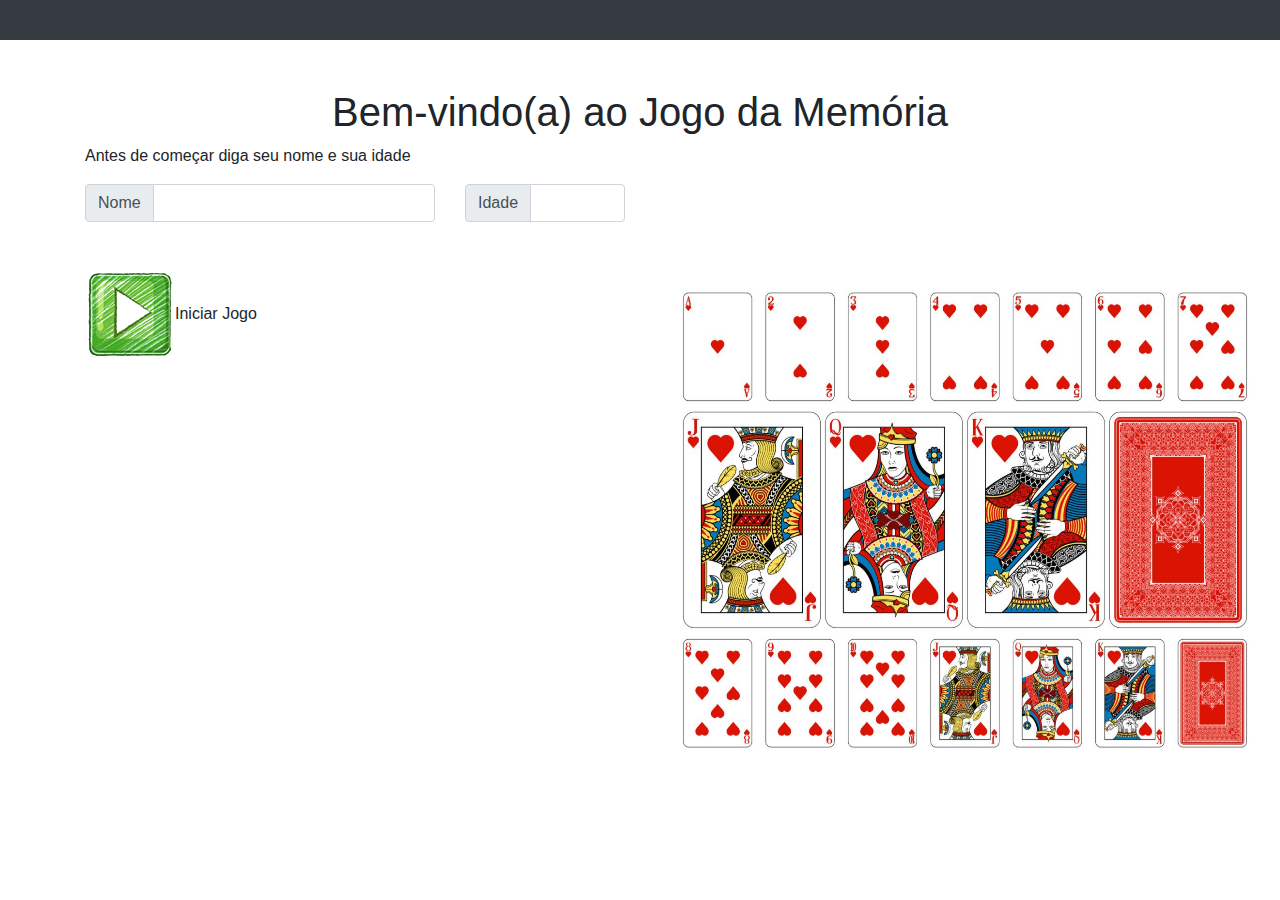
<file: index.html>
<!DOCTYPE html>
<html lang="pt-br">
<head>
	<meta charset="utf-8">
	<link rel="stylesheet" type="text/css" href="bootstrap/dist/css/bootstrap.min.css">
	<link rel="stylesheet" type="text/css" href="bootstrap/dist/css/bootstrap.css">
	<title>Jogo da Memoria</title>


</head>
<body>
	<nav class="navbar navbar-dark bg-dark">
		<div class="container">
			<div class="navbar-header">
		  		<a class="navbar-brand" href="#"></a>
			
			</div>
		</div>
	</nav>

	  <br><br> 

	  <div class="container" >  

		<h1 style="text-align: center">Bem-vindo(a) ao Jogo da Memória</h1>

				
		<p>Antes de começar diga seu nome e sua idade</p>
		<div class="row">
			<div class="col-md-4">
				<div class="input-group">
					<div class="input-group-prepend">
				    	<span class="input-group-text" >Nome</span>
				  	</div>
				  	<input type="text" class="form-control" id="nome">
				</div>
			</div>

			<div class="col-md-2">
				<div class="input-group">
					<div class="input-group-prepend">
				    	 <span class="input-group-text" >Idade</span> 
				  	</div>
				  	<input type="text" class="form-control" id="idade">
				</div>
			</div>
		</div> <!-- fim da row -->

		<br><br>

		<div class="row">

			<div class="col-md-4">
				<img src="img/iniciar.png" onclick="iniciaJogo()">Iniciar Jogo
			</div>

			<div class="col-md-2"></div>

			<div class="col-md-6">
				<img src="img/baralho.jpg" height="500px" width="620px">
			</div>
			
		</div> <!-- fim da row -->

	  </div> <!-- fim container -->


		<script language='Javascript'>

			function iniciaJogo() {

				var nome = document.getElementById('nome').value;
				var idade = document.getElementById('idade').value;

				 window.location.href = 'jogo.html?' +nome+ '&'+ idade;
				// window.location.href = 'jogo.html';

				 // alert(nome);
				 // alert(idade);
			}
			
		</script>	

	

</body>
</html>
</file>
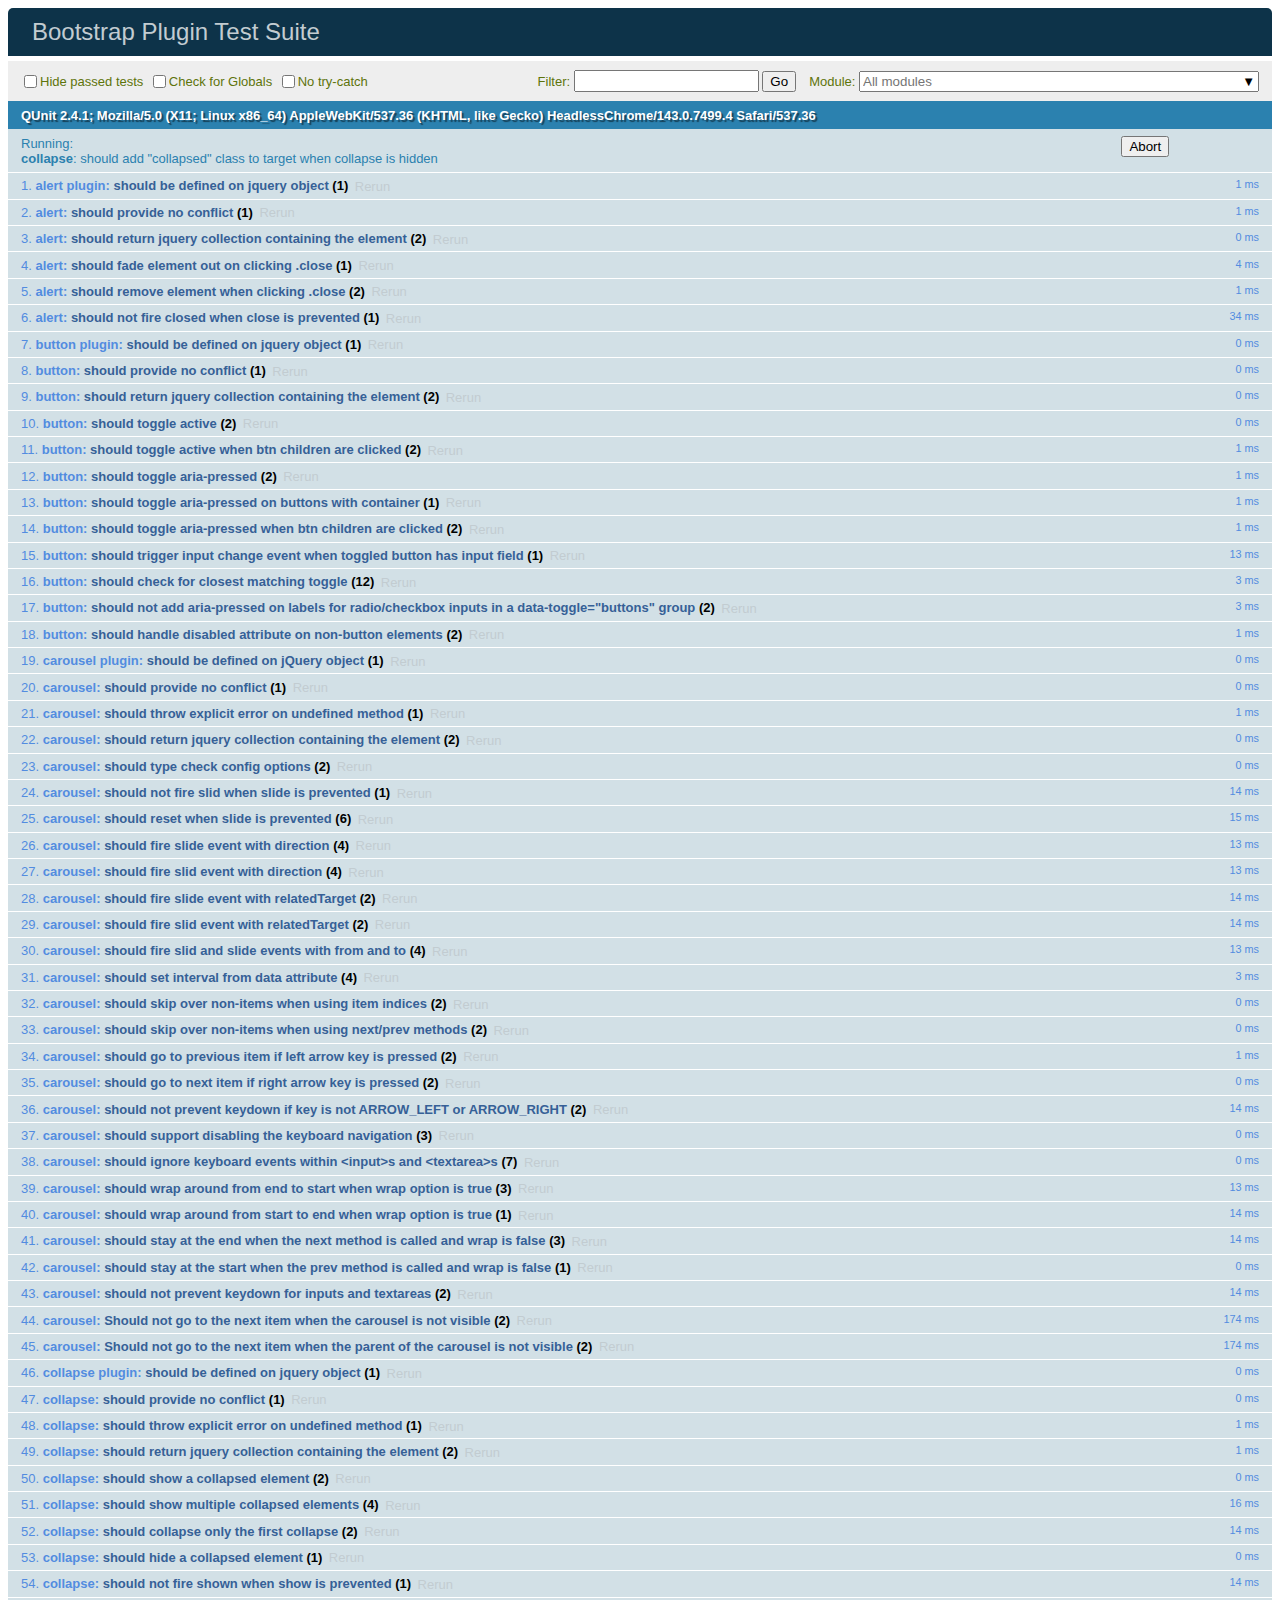
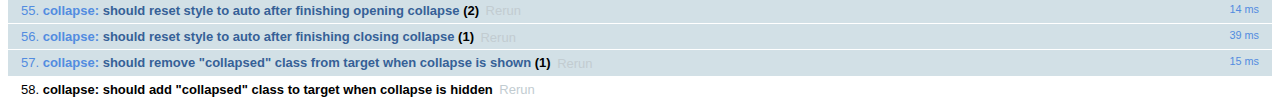
<file: bootstrap/js/tests/index.html>
<!doctype html>
<html lang="en">
  <head>
    <meta charset="utf-8">
    <meta name="viewport" content="width=device-width, initial-scale=1, shrink-to-fit=no">
    <title>Bootstrap Plugin Test Suite</title>

    <!-- jQuery -->
    <script>
      (function () {
        var path = '../../assets/js/vendor/jquery-slim.min.js'
        // get jquery param from the query string.
        var jQueryVersion = location.search.match(/[?&]jquery=(.*?)(?=&|$)/)

        // If a version was specified, use that version from our vendor folder
        if (jQueryVersion) {
          path = 'vendor/jquery-' + jQueryVersion[1] + '.min.js'
        }
        document.write('<script src="' + path + '"><\/script>')
      }())
    </script>
    <script src="../../assets/js/vendor/popper.min.js"></script>

    <!-- QUnit -->
    <link rel="stylesheet" href="vendor/qunit.css" media="screen">
    <script src="vendor/qunit.js"></script>

    <script>
      // Disable jQuery event aliases to ensure we don't accidentally use any of them
      [
        'blur',
        'focus',
        'focusin',
        'focusout',
        'resize',
        'scroll',
        'click',
        'dblclick',
        'mousedown',
        'mouseup',
        'mousemove',
        'mouseover',
        'mouseout',
        'mouseenter',
        'mouseleave',
        'change',
        'select',
        'submit',
        'keydown',
        'keypress',
        'keyup',
        'contextmenu'
      ].forEach(function(eventAlias) {
        $.fn[eventAlias] = function() {
          throw new Error('Using the ".' + eventAlias + '()" method is not allowed, so that Bootstrap can be compatible with custom jQuery builds which exclude the "event aliases" module that defines said method. See https://github.com/twbs/bootstrap/blob/master/CONTRIBUTING.md#js')
        }
      })

      // Require assert.expect in each test
      QUnit.config.requireExpects = true

      // See https://github.com/axemclion/grunt-saucelabs#test-result-details-with-qunit
      var log = []
      var testName

      QUnit.done(function(testResults) {
        var tests = []
        for (var i = 0; i < log.length; i++) {
          var details = log[i]
          tests.push({
            name: details.name,
            result: details.result,
            expected: details.expected,
            actual: details.actual,
            source: details.source
          })
        }
        testResults.tests = tests

        window.global_test_results = testResults
      })

      QUnit.testStart(function(testDetails) {
        QUnit.log(function(details) {
          if (!details.result) {
            details.name = testDetails.name
            log.push(details)
          }
        })
      })

      // Display fixture on-screen on iOS to avoid false positives
      // See https://github.com/twbs/bootstrap/pull/15955
      if (/iPhone|iPad|iPod/.test(navigator.userAgent)) {
        QUnit.begin(function() {
          $('#qunit-fixture').css({ top: 0, left: 0 })
        })

        QUnit.done(function() {
          $('#qunit-fixture').css({ top: '', left: '' })
        })
      }
    </script>

    <!-- Transpiled Plugins -->
    <script src="../dist/util.js"></script>
    <script src="../dist/alert.js"></script>
    <script src="../dist/button.js"></script>
    <script src="../dist/carousel.js"></script>
    <script src="../dist/collapse.js"></script>
    <script src="../dist/dropdown.js"></script>
    <script src="../dist/modal.js"></script>
    <script src="../dist/scrollspy.js"></script>
    <script src="../dist/tab.js"></script>
    <script src="../dist/tooltip.js"></script>
    <script src="../dist/popover.js"></script>

    <!-- Unit Tests -->
    <script src="unit/alert.js"></script>
    <script src="unit/button.js"></script>
    <script src="unit/carousel.js"></script>
    <script src="unit/collapse.js"></script>
    <script src="unit/dropdown.js"></script>
    <script src="unit/modal.js"></script>
    <script src="unit/scrollspy.js"></script>
    <script src="unit/tab.js"></script>
    <script src="unit/tooltip.js"></script>
    <script src="unit/popover.js"></script>
    <script src="unit/util.js"></script>
  </head>
  <body>
    <div id="qunit-container">
      <div id="qunit"></div>
      <div id="qunit-fixture"></div>
    </div>
  </body>
</html>
</file>
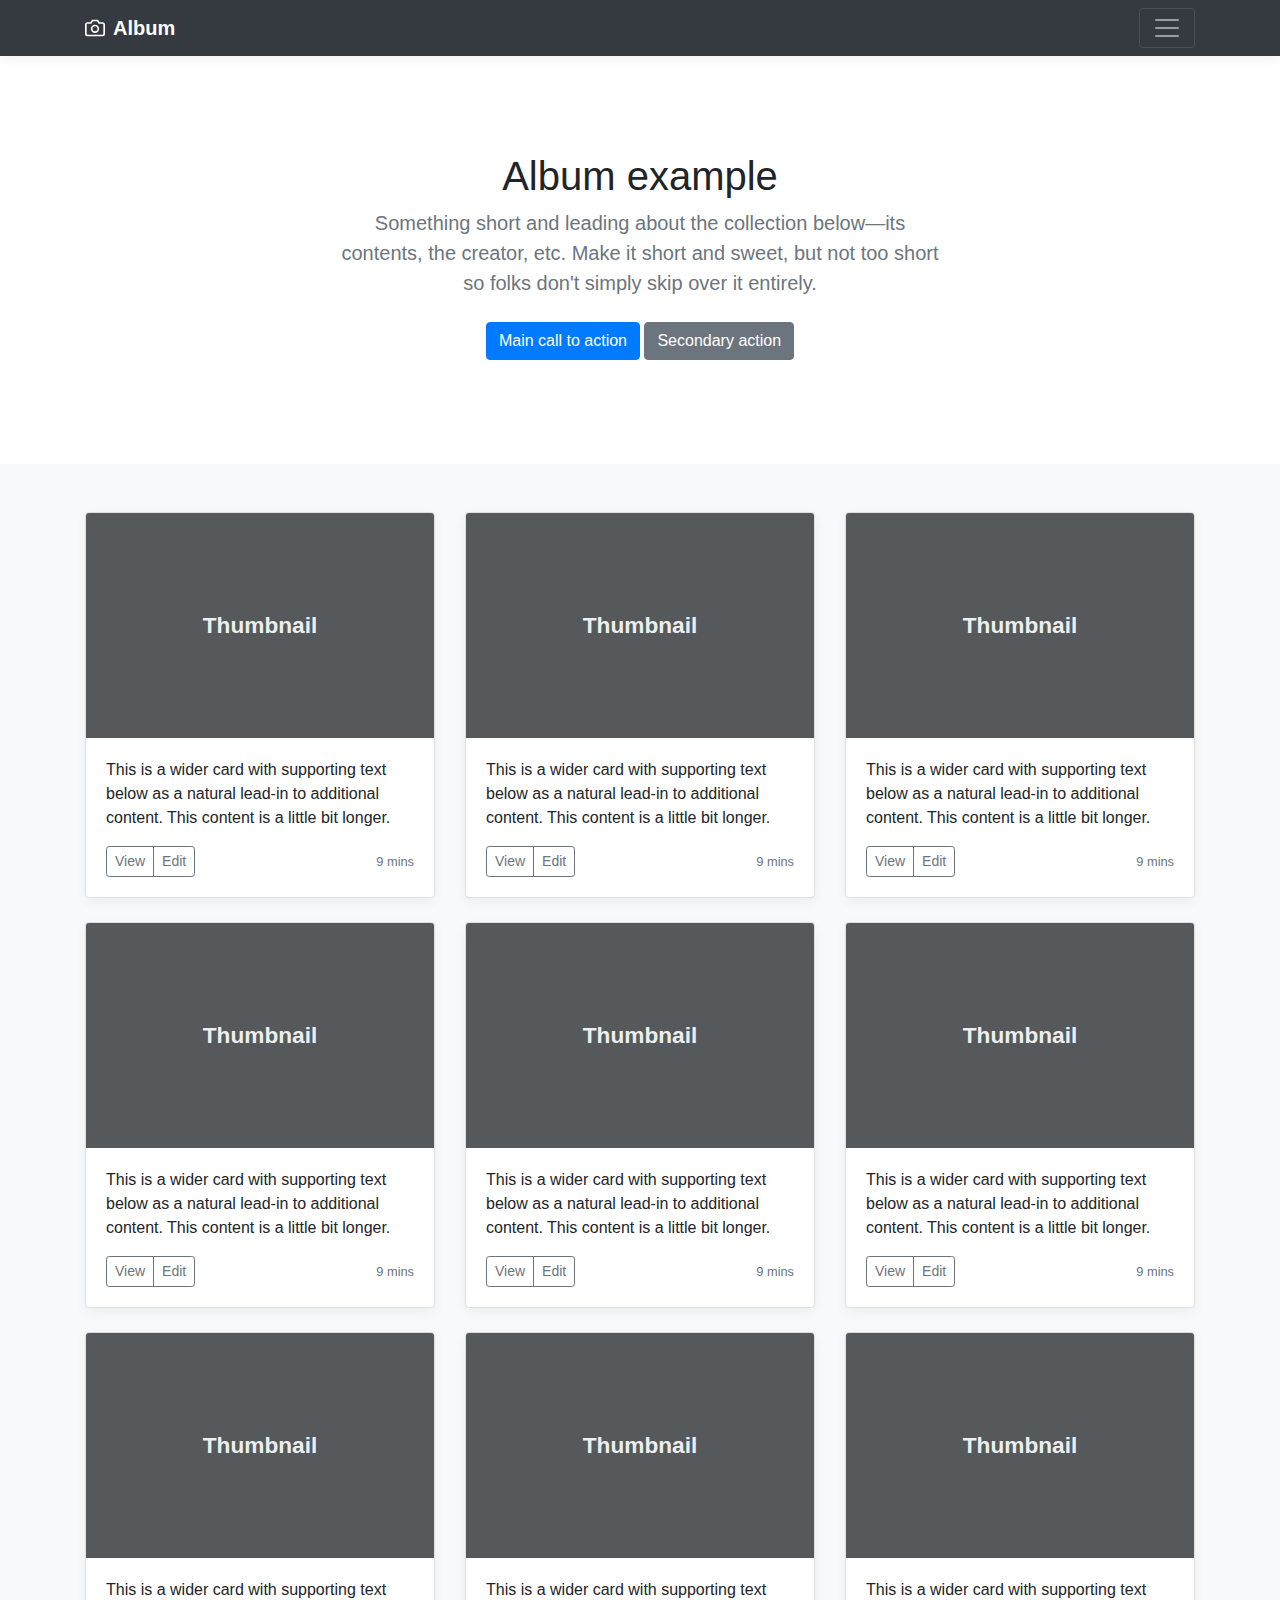
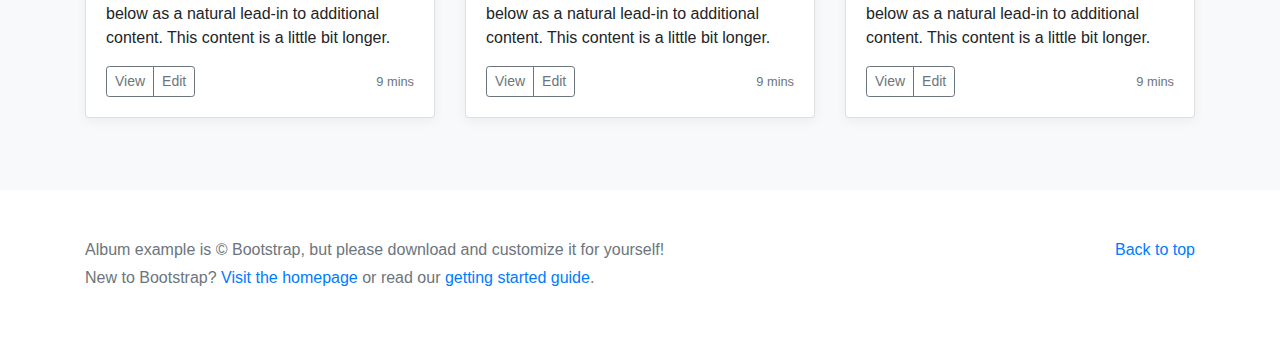
<file: bootstrap/docs/4.0/examples/album/index.html>
<!doctype html>
<html lang="en">
  <head>
    <meta charset="utf-8">
    <meta name="viewport" content="width=device-width, initial-scale=1, shrink-to-fit=no">
    <meta name="description" content="">
    <meta name="author" content="">
    <link rel="icon" href="../../../../favicon.ico">

    <title>Album example for Bootstrap</title>

    <!-- Bootstrap core CSS -->
    <link href="../../../../dist/css/bootstrap.min.css" rel="stylesheet">

    <!-- Custom styles for this template -->
    <link href="album.css" rel="stylesheet">
  </head>

  <body>

    <header>
      <div class="collapse bg-dark" id="navbarHeader">
        <div class="container">
          <div class="row">
            <div class="col-sm-8 col-md-7 py-4">
              <h4 class="text-white">About</h4>
              <p class="text-muted">Add some information about the album below, the author, or any other background context. Make it a few sentences long so folks can pick up some informative tidbits. Then, link them off to some social networking sites or contact information.</p>
            </div>
            <div class="col-sm-4 offset-md-1 py-4">
              <h4 class="text-white">Contact</h4>
              <ul class="list-unstyled">
                <li><a href="#" class="text-white">Follow on Twitter</a></li>
                <li><a href="#" class="text-white">Like on Facebook</a></li>
                <li><a href="#" class="text-white">Email me</a></li>
              </ul>
            </div>
          </div>
        </div>
      </div>
      <div class="navbar navbar-dark bg-dark box-shadow">
        <div class="container d-flex justify-content-between">
          <a href="#" class="navbar-brand d-flex align-items-center">
            <svg xmlns="http://www.w3.org/2000/svg" width="20" height="20" viewBox="0 0 24 24" fill="none" stroke="currentColor" stroke-width="2" stroke-linecap="round" stroke-linejoin="round" class="mr-2"><path d="M23 19a2 2 0 0 1-2 2H3a2 2 0 0 1-2-2V8a2 2 0 0 1 2-2h4l2-3h6l2 3h4a2 2 0 0 1 2 2z"></path><circle cx="12" cy="13" r="4"></circle></svg>
            <strong>Album</strong>
          </a>
          <button class="navbar-toggler" type="button" data-toggle="collapse" data-target="#navbarHeader" aria-controls="navbarHeader" aria-expanded="false" aria-label="Toggle navigation">
            <span class="navbar-toggler-icon"></span>
          </button>
        </div>
      </div>
    </header>

    <main role="main">

      <section class="jumbotron text-center">
        <div class="container">
          <h1 class="jumbotron-heading">Album example</h1>
          <p class="lead text-muted">Something short and leading about the collection below—its contents, the creator, etc. Make it short and sweet, but not too short so folks don't simply skip over it entirely.</p>
          <p>
            <a href="#" class="btn btn-primary my-2">Main call to action</a>
            <a href="#" class="btn btn-secondary my-2">Secondary action</a>
          </p>
        </div>
      </section>

      <div class="album py-5 bg-light">
        <div class="container">

          <div class="row">
            <div class="col-md-4">
              <div class="card mb-4 box-shadow">
                <img class="card-img-top" data-src="holder.js/100px225?theme=thumb&bg=55595c&fg=eceeef&text=Thumbnail" alt="Card image cap">
                <div class="card-body">
                  <p class="card-text">This is a wider card with supporting text below as a natural lead-in to additional content. This content is a little bit longer.</p>
                  <div class="d-flex justify-content-between align-items-center">
                    <div class="btn-group">
                      <button type="button" class="btn btn-sm btn-outline-secondary">View</button>
                      <button type="button" class="btn btn-sm btn-outline-secondary">Edit</button>
                    </div>
                    <small class="text-muted">9 mins</small>
                  </div>
                </div>
              </div>
            </div>
            <div class="col-md-4">
              <div class="card mb-4 box-shadow">
                <img class="card-img-top" data-src="holder.js/100px225?theme=thumb&bg=55595c&fg=eceeef&text=Thumbnail" alt="Card image cap">
                <div class="card-body">
                  <p class="card-text">This is a wider card with supporting text below as a natural lead-in to additional content. This content is a little bit longer.</p>
                  <div class="d-flex justify-content-between align-items-center">
                    <div class="btn-group">
                      <button type="button" class="btn btn-sm btn-outline-secondary">View</button>
                      <button type="button" class="btn btn-sm btn-outline-secondary">Edit</button>
                    </div>
                    <small class="text-muted">9 mins</small>
                  </div>
                </div>
              </div>
            </div>
            <div class="col-md-4">
              <div class="card mb-4 box-shadow">
                <img class="card-img-top" data-src="holder.js/100px225?theme=thumb&bg=55595c&fg=eceeef&text=Thumbnail" alt="Card image cap">
                <div class="card-body">
                  <p class="card-text">This is a wider card with supporting text below as a natural lead-in to additional content. This content is a little bit longer.</p>
                  <div class="d-flex justify-content-between align-items-center">
                    <div class="btn-group">
                      <button type="button" class="btn btn-sm btn-outline-secondary">View</button>
                      <button type="button" class="btn btn-sm btn-outline-secondary">Edit</button>
                    </div>
                    <small class="text-muted">9 mins</small>
                  </div>
                </div>
              </div>
            </div>

            <div class="col-md-4">
              <div class="card mb-4 box-shadow">
                <img class="card-img-top" data-src="holder.js/100px225?theme=thumb&bg=55595c&fg=eceeef&text=Thumbnail" alt="Card image cap">
                <div class="card-body">
                  <p class="card-text">This is a wider card with supporting text below as a natural lead-in to additional content. This content is a little bit longer.</p>
                  <div class="d-flex justify-content-between align-items-center">
                    <div class="btn-group">
                      <button type="button" class="btn btn-sm btn-outline-secondary">View</button>
                      <button type="button" class="btn btn-sm btn-outline-secondary">Edit</button>
                    </div>
                    <small class="text-muted">9 mins</small>
                  </div>
                </div>
              </div>
            </div>
            <div class="col-md-4">
              <div class="card mb-4 box-shadow">
                <img class="card-img-top" data-src="holder.js/100px225?theme=thumb&bg=55595c&fg=eceeef&text=Thumbnail" alt="Card image cap">
                <div class="card-body">
                  <p class="card-text">This is a wider card with supporting text below as a natural lead-in to additional content. This content is a little bit longer.</p>
                  <div class="d-flex justify-content-between align-items-center">
                    <div class="btn-group">
                      <button type="button" class="btn btn-sm btn-outline-secondary">View</button>
                      <button type="button" class="btn btn-sm btn-outline-secondary">Edit</button>
                    </div>
                    <small class="text-muted">9 mins</small>
                  </div>
                </div>
              </div>
            </div>
            <div class="col-md-4">
              <div class="card mb-4 box-shadow">
                <img class="card-img-top" data-src="holder.js/100px225?theme=thumb&bg=55595c&fg=eceeef&text=Thumbnail" alt="Card image cap">
                <div class="card-body">
                  <p class="card-text">This is a wider card with supporting text below as a natural lead-in to additional content. This content is a little bit longer.</p>
                  <div class="d-flex justify-content-between align-items-center">
                    <div class="btn-group">
                      <button type="button" class="btn btn-sm btn-outline-secondary">View</button>
                      <button type="button" class="btn btn-sm btn-outline-secondary">Edit</button>
                    </div>
                    <small class="text-muted">9 mins</small>
                  </div>
                </div>
              </div>
            </div>

            <div class="col-md-4">
              <div class="card mb-4 box-shadow">
                <img class="card-img-top" data-src="holder.js/100px225?theme=thumb&bg=55595c&fg=eceeef&text=Thumbnail" alt="Card image cap">
                <div class="card-body">
                  <p class="card-text">This is a wider card with supporting text below as a natural lead-in to additional content. This content is a little bit longer.</p>
                  <div class="d-flex justify-content-between align-items-center">
                    <div class="btn-group">
                      <button type="button" class="btn btn-sm btn-outline-secondary">View</button>
                      <button type="button" class="btn btn-sm btn-outline-secondary">Edit</button>
                    </div>
                    <small class="text-muted">9 mins</small>
                  </div>
                </div>
              </div>
            </div>
            <div class="col-md-4">
              <div class="card mb-4 box-shadow">
                <img class="card-img-top" data-src="holder.js/100px225?theme=thumb&bg=55595c&fg=eceeef&text=Thumbnail" alt="Card image cap">
                <div class="card-body">
                  <p class="card-text">This is a wider card with supporting text below as a natural lead-in to additional content. This content is a little bit longer.</p>
                  <div class="d-flex justify-content-between align-items-center">
                    <div class="btn-group">
                      <button type="button" class="btn btn-sm btn-outline-secondary">View</button>
                      <button type="button" class="btn btn-sm btn-outline-secondary">Edit</button>
                    </div>
                    <small class="text-muted">9 mins</small>
                  </div>
                </div>
              </div>
            </div>
            <div class="col-md-4">
              <div class="card mb-4 box-shadow">
                <img class="card-img-top" data-src="holder.js/100px225?theme=thumb&bg=55595c&fg=eceeef&text=Thumbnail" alt="Card image cap">
                <div class="card-body">
                  <p class="card-text">This is a wider card with supporting text below as a natural lead-in to additional content. This content is a little bit longer.</p>
                  <div class="d-flex justify-content-between align-items-center">
                    <div class="btn-group">
                      <button type="button" class="btn btn-sm btn-outline-secondary">View</button>
                      <button type="button" class="btn btn-sm btn-outline-secondary">Edit</button>
                    </div>
                    <small class="text-muted">9 mins</small>
                  </div>
                </div>
              </div>
            </div>
          </div>
        </div>
      </div>

    </main>

    <footer class="text-muted">
      <div class="container">
        <p class="float-right">
          <a href="#">Back to top</a>
        </p>
        <p>Album example is &copy; Bootstrap, but please download and customize it for yourself!</p>
        <p>New to Bootstrap? <a href="../../">Visit the homepage</a> or read our <a href="../../getting-started/">getting started guide</a>.</p>
      </div>
    </footer>

    <!-- Bootstrap core JavaScript
    ================================================== -->
    <!-- Placed at the end of the document so the pages load faster -->
    <script src="https://code.jquery.com/jquery-3.2.1.slim.min.js" integrity="sha384-KJ3o2DKtIkvYIK3UENzmM7KCkRr/rE9/Qpg6aAZGJwFDMVNA/GpGFF93hXpG5KkN" crossorigin="anonymous"></script>
    <script>window.jQuery || document.write('<script src="../../../../assets/js/vendor/jquery-slim.min.js"><\/script>')</script>
    <script src="../../../../assets/js/vendor/popper.min.js"></script>
    <script src="../../../../dist/js/bootstrap.min.js"></script>
    <script src="../../../../assets/js/vendor/holder.min.js"></script>
  </body>
</html>
</file>
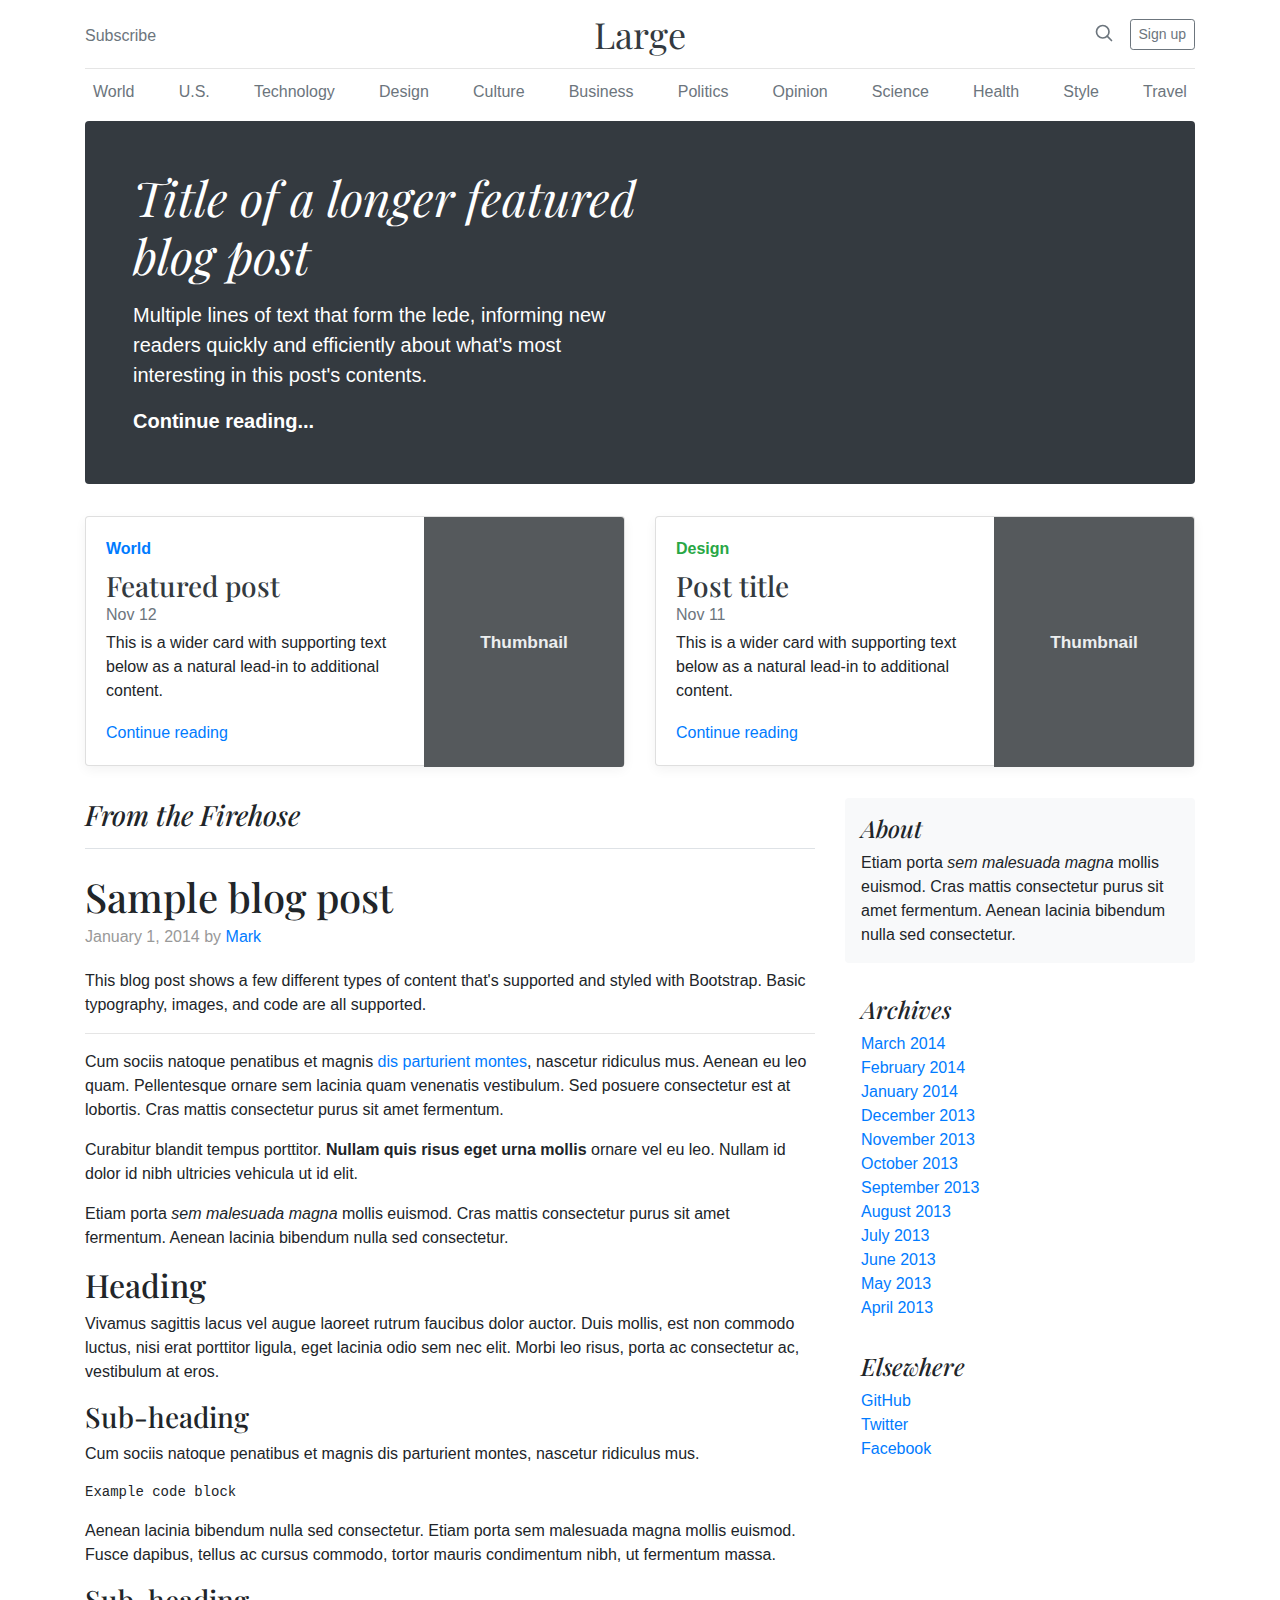
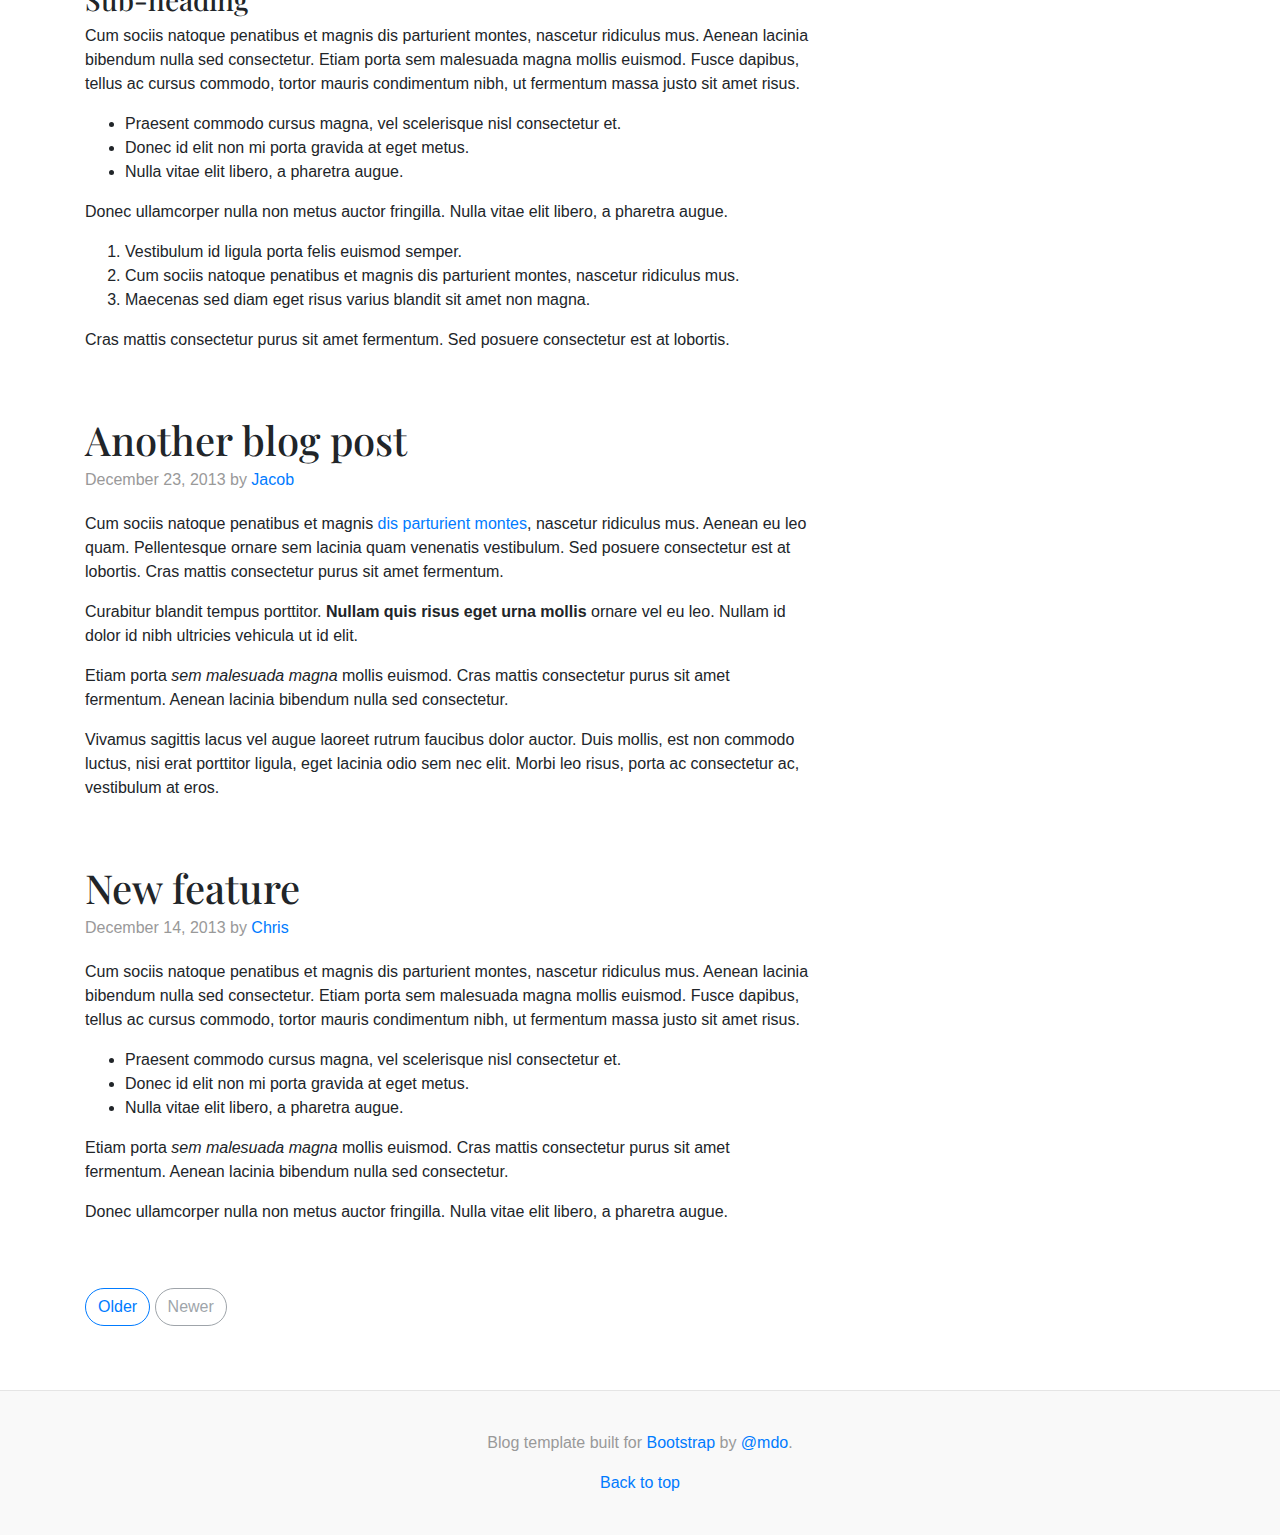
<file: bootstrap/docs/4.0/examples/blog/index.html>
<!doctype html>
<html lang="en">
  <head>
    <meta charset="utf-8">
    <meta name="viewport" content="width=device-width, initial-scale=1, shrink-to-fit=no">
    <meta name="description" content="">
    <meta name="author" content="">
    <link rel="icon" href="../../../../favicon.ico">

    <title>Blog Template for Bootstrap</title>

    <!-- Bootstrap core CSS -->
    <link href="../../../../dist/css/bootstrap.min.css" rel="stylesheet">

    <!-- Custom styles for this template -->
    <link href="https://fonts.googleapis.com/css?family=Playfair+Display:700,900" rel="stylesheet">
    <link href="blog.css" rel="stylesheet">
  </head>

  <body>

    <div class="container">
      <header class="blog-header py-3">
        <div class="row flex-nowrap justify-content-between align-items-center">
          <div class="col-4 pt-1">
            <a class="text-muted" href="#">Subscribe</a>
          </div>
          <div class="col-4 text-center">
            <a class="blog-header-logo text-dark" href="#">Large</a>
          </div>
          <div class="col-4 d-flex justify-content-end align-items-center">
            <a class="text-muted" href="#">
              <svg xmlns="http://www.w3.org/2000/svg" width="20" height="20" viewBox="0 0 24 24" fill="none" stroke="currentColor" stroke-width="2" stroke-linecap="round" stroke-linejoin="round" class="mx-3"><circle cx="10.5" cy="10.5" r="7.5"></circle><line x1="21" y1="21" x2="15.8" y2="15.8"></line></svg>
            </a>
            <a class="btn btn-sm btn-outline-secondary" href="#">Sign up</a>
          </div>
        </div>
      </header>

      <div class="nav-scroller py-1 mb-2">
        <nav class="nav d-flex justify-content-between">
          <a class="p-2 text-muted" href="#">World</a>
          <a class="p-2 text-muted" href="#">U.S.</a>
          <a class="p-2 text-muted" href="#">Technology</a>
          <a class="p-2 text-muted" href="#">Design</a>
          <a class="p-2 text-muted" href="#">Culture</a>
          <a class="p-2 text-muted" href="#">Business</a>
          <a class="p-2 text-muted" href="#">Politics</a>
          <a class="p-2 text-muted" href="#">Opinion</a>
          <a class="p-2 text-muted" href="#">Science</a>
          <a class="p-2 text-muted" href="#">Health</a>
          <a class="p-2 text-muted" href="#">Style</a>
          <a class="p-2 text-muted" href="#">Travel</a>
        </nav>
      </div>

      <div class="jumbotron p-3 p-md-5 text-white rounded bg-dark">
        <div class="col-md-6 px-0">
          <h1 class="display-4 font-italic">Title of a longer featured blog post</h1>
          <p class="lead my-3">Multiple lines of text that form the lede, informing new readers quickly and efficiently about what's most interesting in this post's contents.</p>
          <p class="lead mb-0"><a href="#" class="text-white font-weight-bold">Continue reading...</a></p>
        </div>
      </div>

      <div class="row mb-2">
        <div class="col-md-6">
          <div class="card flex-md-row mb-4 box-shadow h-md-250">
            <div class="card-body d-flex flex-column align-items-start">
              <strong class="d-inline-block mb-2 text-primary">World</strong>
              <h3 class="mb-0">
                <a class="text-dark" href="#">Featured post</a>
              </h3>
              <div class="mb-1 text-muted">Nov 12</div>
              <p class="card-text mb-auto">This is a wider card with supporting text below as a natural lead-in to additional content.</p>
              <a href="#">Continue reading</a>
            </div>
            <img class="card-img-right flex-auto d-none d-md-block" data-src="holder.js/200x250?theme=thumb" alt="Card image cap">
          </div>
        </div>
        <div class="col-md-6">
          <div class="card flex-md-row mb-4 box-shadow h-md-250">
            <div class="card-body d-flex flex-column align-items-start">
              <strong class="d-inline-block mb-2 text-success">Design</strong>
              <h3 class="mb-0">
                <a class="text-dark" href="#">Post title</a>
              </h3>
              <div class="mb-1 text-muted">Nov 11</div>
              <p class="card-text mb-auto">This is a wider card with supporting text below as a natural lead-in to additional content.</p>
              <a href="#">Continue reading</a>
            </div>
            <img class="card-img-right flex-auto d-none d-md-block" data-src="holder.js/200x250?theme=thumb" alt="Card image cap">
          </div>
        </div>
      </div>
    </div>

    <main role="main" class="container">
      <div class="row">
        <div class="col-md-8 blog-main">
          <h3 class="pb-3 mb-4 font-italic border-bottom">
            From the Firehose
          </h3>

          <div class="blog-post">
            <h2 class="blog-post-title">Sample blog post</h2>
            <p class="blog-post-meta">January 1, 2014 by <a href="#">Mark</a></p>

            <p>This blog post shows a few different types of content that's supported and styled with Bootstrap. Basic typography, images, and code are all supported.</p>
            <hr>
            <p>Cum sociis natoque penatibus et magnis <a href="#">dis parturient montes</a>, nascetur ridiculus mus. Aenean eu leo quam. Pellentesque ornare sem lacinia quam venenatis vestibulum. Sed posuere consectetur est at lobortis. Cras mattis consectetur purus sit amet fermentum.</p>
            <blockquote>
              <p>Curabitur blandit tempus porttitor. <strong>Nullam quis risus eget urna mollis</strong> ornare vel eu leo. Nullam id dolor id nibh ultricies vehicula ut id elit.</p>
            </blockquote>
            <p>Etiam porta <em>sem malesuada magna</em> mollis euismod. Cras mattis consectetur purus sit amet fermentum. Aenean lacinia bibendum nulla sed consectetur.</p>
            <h2>Heading</h2>
            <p>Vivamus sagittis lacus vel augue laoreet rutrum faucibus dolor auctor. Duis mollis, est non commodo luctus, nisi erat porttitor ligula, eget lacinia odio sem nec elit. Morbi leo risus, porta ac consectetur ac, vestibulum at eros.</p>
            <h3>Sub-heading</h3>
            <p>Cum sociis natoque penatibus et magnis dis parturient montes, nascetur ridiculus mus.</p>
            <pre><code>Example code block</code></pre>
            <p>Aenean lacinia bibendum nulla sed consectetur. Etiam porta sem malesuada magna mollis euismod. Fusce dapibus, tellus ac cursus commodo, tortor mauris condimentum nibh, ut fermentum massa.</p>
            <h3>Sub-heading</h3>
            <p>Cum sociis natoque penatibus et magnis dis parturient montes, nascetur ridiculus mus. Aenean lacinia bibendum nulla sed consectetur. Etiam porta sem malesuada magna mollis euismod. Fusce dapibus, tellus ac cursus commodo, tortor mauris condimentum nibh, ut fermentum massa justo sit amet risus.</p>
            <ul>
              <li>Praesent commodo cursus magna, vel scelerisque nisl consectetur et.</li>
              <li>Donec id elit non mi porta gravida at eget metus.</li>
              <li>Nulla vitae elit libero, a pharetra augue.</li>
            </ul>
            <p>Donec ullamcorper nulla non metus auctor fringilla. Nulla vitae elit libero, a pharetra augue.</p>
            <ol>
              <li>Vestibulum id ligula porta felis euismod semper.</li>
              <li>Cum sociis natoque penatibus et magnis dis parturient montes, nascetur ridiculus mus.</li>
              <li>Maecenas sed diam eget risus varius blandit sit amet non magna.</li>
            </ol>
            <p>Cras mattis consectetur purus sit amet fermentum. Sed posuere consectetur est at lobortis.</p>
          </div><!-- /.blog-post -->

          <div class="blog-post">
            <h2 class="blog-post-title">Another blog post</h2>
            <p class="blog-post-meta">December 23, 2013 by <a href="#">Jacob</a></p>

            <p>Cum sociis natoque penatibus et magnis <a href="#">dis parturient montes</a>, nascetur ridiculus mus. Aenean eu leo quam. Pellentesque ornare sem lacinia quam venenatis vestibulum. Sed posuere consectetur est at lobortis. Cras mattis consectetur purus sit amet fermentum.</p>
            <blockquote>
              <p>Curabitur blandit tempus porttitor. <strong>Nullam quis risus eget urna mollis</strong> ornare vel eu leo. Nullam id dolor id nibh ultricies vehicula ut id elit.</p>
            </blockquote>
            <p>Etiam porta <em>sem malesuada magna</em> mollis euismod. Cras mattis consectetur purus sit amet fermentum. Aenean lacinia bibendum nulla sed consectetur.</p>
            <p>Vivamus sagittis lacus vel augue laoreet rutrum faucibus dolor auctor. Duis mollis, est non commodo luctus, nisi erat porttitor ligula, eget lacinia odio sem nec elit. Morbi leo risus, porta ac consectetur ac, vestibulum at eros.</p>
          </div><!-- /.blog-post -->

          <div class="blog-post">
            <h2 class="blog-post-title">New feature</h2>
            <p class="blog-post-meta">December 14, 2013 by <a href="#">Chris</a></p>

            <p>Cum sociis natoque penatibus et magnis dis parturient montes, nascetur ridiculus mus. Aenean lacinia bibendum nulla sed consectetur. Etiam porta sem malesuada magna mollis euismod. Fusce dapibus, tellus ac cursus commodo, tortor mauris condimentum nibh, ut fermentum massa justo sit amet risus.</p>
            <ul>
              <li>Praesent commodo cursus magna, vel scelerisque nisl consectetur et.</li>
              <li>Donec id elit non mi porta gravida at eget metus.</li>
              <li>Nulla vitae elit libero, a pharetra augue.</li>
            </ul>
            <p>Etiam porta <em>sem malesuada magna</em> mollis euismod. Cras mattis consectetur purus sit amet fermentum. Aenean lacinia bibendum nulla sed consectetur.</p>
            <p>Donec ullamcorper nulla non metus auctor fringilla. Nulla vitae elit libero, a pharetra augue.</p>
          </div><!-- /.blog-post -->

          <nav class="blog-pagination">
            <a class="btn btn-outline-primary" href="#">Older</a>
            <a class="btn btn-outline-secondary disabled" href="#">Newer</a>
          </nav>

        </div><!-- /.blog-main -->

        <aside class="col-md-4 blog-sidebar">
          <div class="p-3 mb-3 bg-light rounded">
            <h4 class="font-italic">About</h4>
            <p class="mb-0">Etiam porta <em>sem malesuada magna</em> mollis euismod. Cras mattis consectetur purus sit amet fermentum. Aenean lacinia bibendum nulla sed consectetur.</p>
          </div>

          <div class="p-3">
            <h4 class="font-italic">Archives</h4>
            <ol class="list-unstyled mb-0">
              <li><a href="#">March 2014</a></li>
              <li><a href="#">February 2014</a></li>
              <li><a href="#">January 2014</a></li>
              <li><a href="#">December 2013</a></li>
              <li><a href="#">November 2013</a></li>
              <li><a href="#">October 2013</a></li>
              <li><a href="#">September 2013</a></li>
              <li><a href="#">August 2013</a></li>
              <li><a href="#">July 2013</a></li>
              <li><a href="#">June 2013</a></li>
              <li><a href="#">May 2013</a></li>
              <li><a href="#">April 2013</a></li>
            </ol>
          </div>

          <div class="p-3">
            <h4 class="font-italic">Elsewhere</h4>
            <ol class="list-unstyled">
              <li><a href="#">GitHub</a></li>
              <li><a href="#">Twitter</a></li>
              <li><a href="#">Facebook</a></li>
            </ol>
          </div>
        </aside><!-- /.blog-sidebar -->

      </div><!-- /.row -->

    </main><!-- /.container -->

    <footer class="blog-footer">
      <p>Blog template built for <a href="https://getbootstrap.com/">Bootstrap</a> by <a href="https://twitter.com/mdo">@mdo</a>.</p>
      <p>
        <a href="#">Back to top</a>
      </p>
    </footer>

    <!-- Bootstrap core JavaScript
    ================================================== -->
    <!-- Placed at the end of the document so the pages load faster -->
    <script src="https://code.jquery.com/jquery-3.2.1.slim.min.js" integrity="sha384-KJ3o2DKtIkvYIK3UENzmM7KCkRr/rE9/Qpg6aAZGJwFDMVNA/GpGFF93hXpG5KkN" crossorigin="anonymous"></script>
    <script>window.jQuery || document.write('<script src="../../../../assets/js/vendor/jquery-slim.min.js"><\/script>')</script>
    <script src="../../../../assets/js/vendor/popper.min.js"></script>
    <script src="../../../../dist/js/bootstrap.min.js"></script>
    <script src="../../../../assets/js/vendor/holder.min.js"></script>
    <script>
      Holder.addTheme('thumb', {
        bg: '#55595c',
        fg: '#eceeef',
        text: 'Thumbnail'
      });
    </script>
  </body>
</html>
</file>
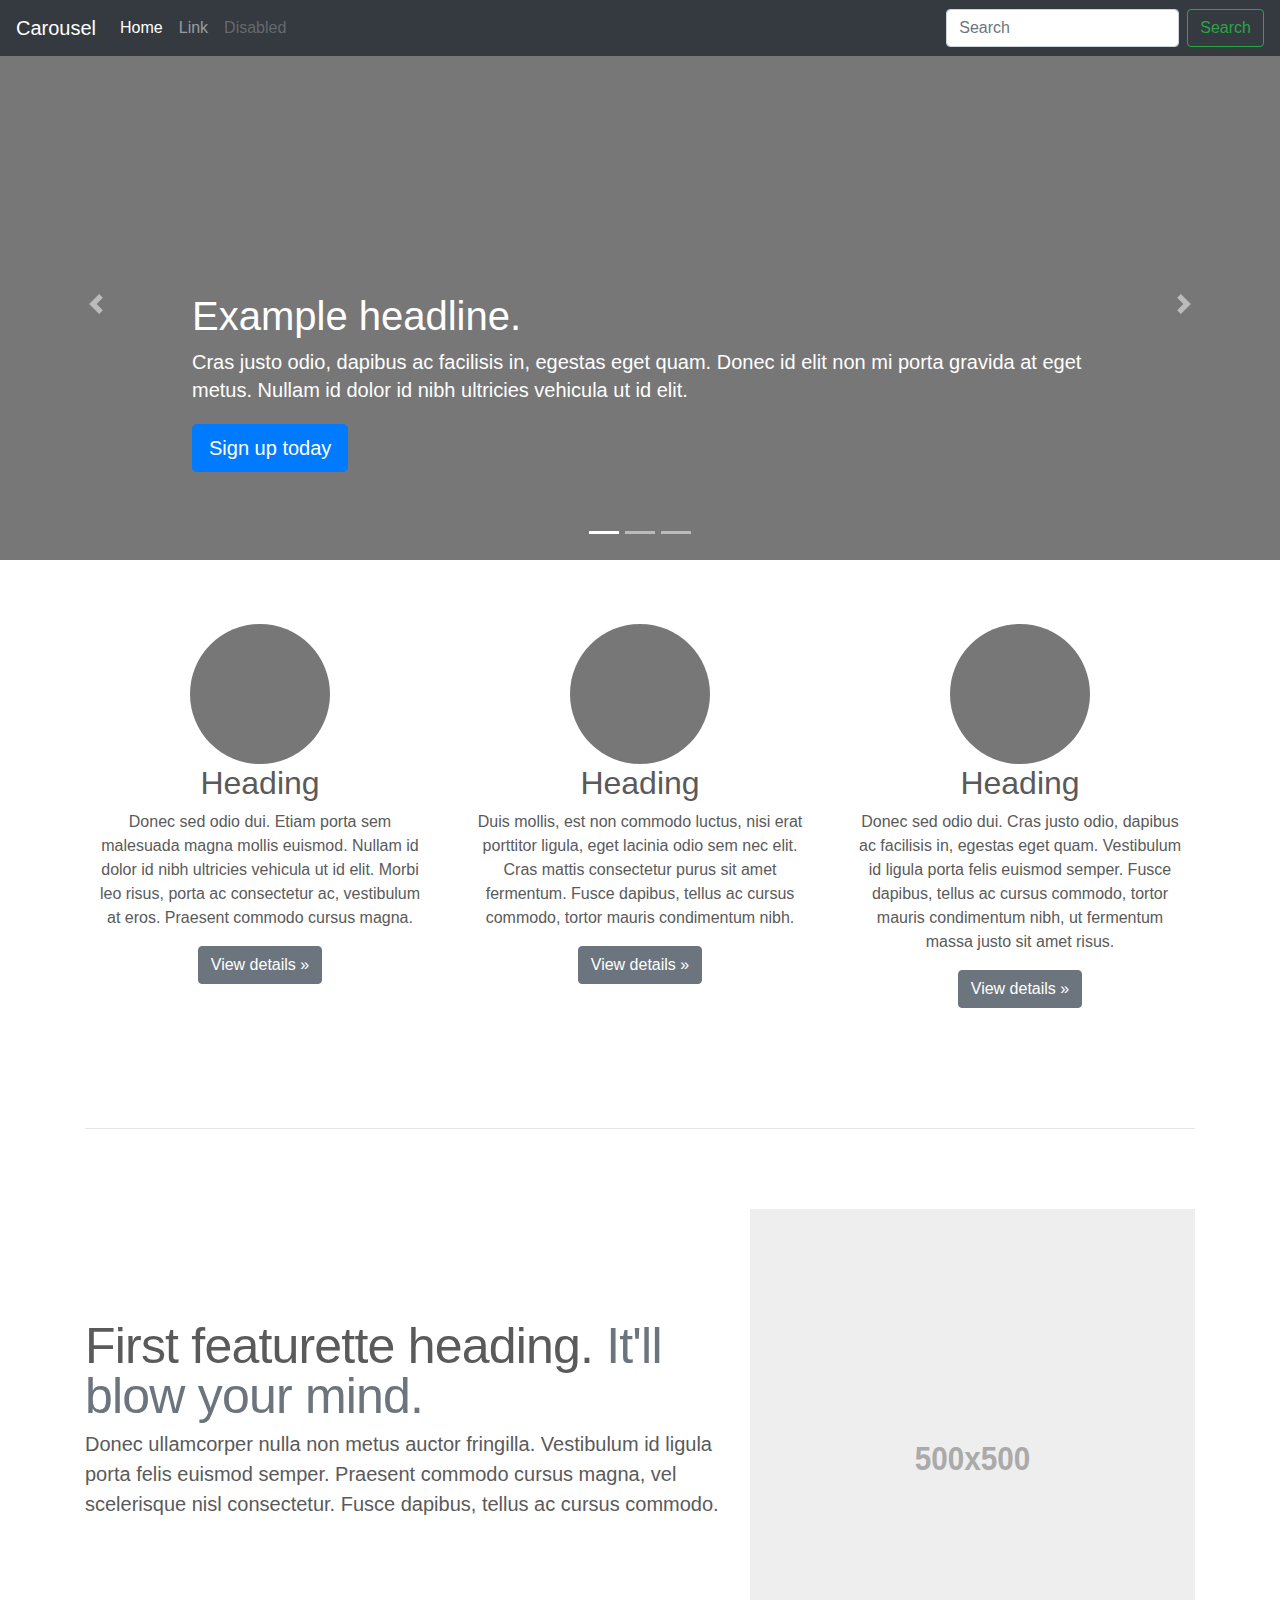
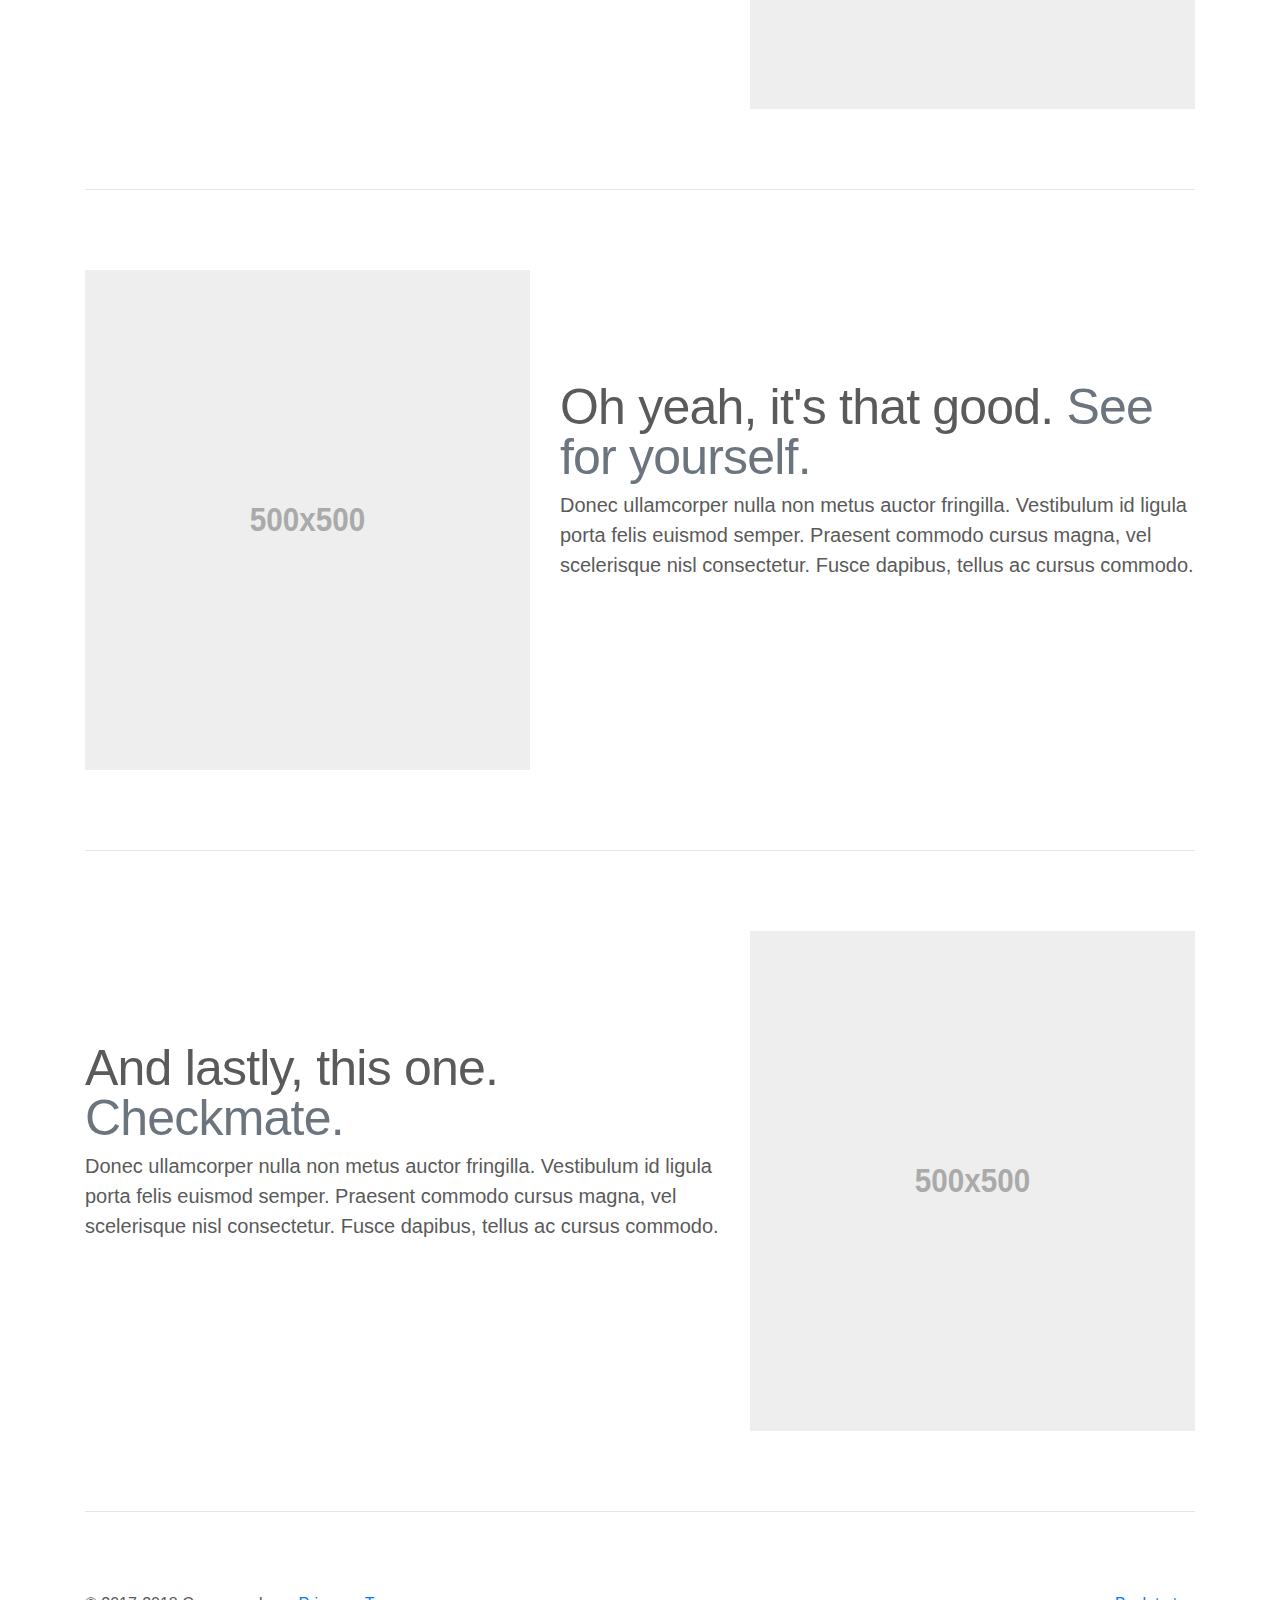
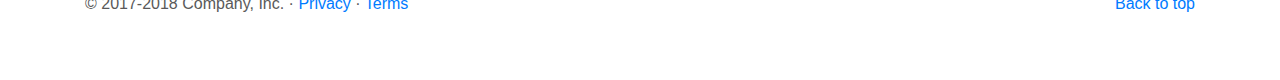
<file: bootstrap/docs/4.0/examples/carousel/index.html>
<!doctype html>
<html lang="en">
  <head>
    <meta charset="utf-8">
    <meta name="viewport" content="width=device-width, initial-scale=1, shrink-to-fit=no">
    <meta name="description" content="">
    <meta name="author" content="">
    <link rel="icon" href="../../../../favicon.ico">

    <title>Carousel Template for Bootstrap</title>

    <!-- Bootstrap core CSS -->
    <link href="../../../../dist/css/bootstrap.min.css" rel="stylesheet">

    <!-- Custom styles for this template -->
    <link href="carousel.css" rel="stylesheet">
  </head>
  <body>

    <header>
      <nav class="navbar navbar-expand-md navbar-dark fixed-top bg-dark">
        <a class="navbar-brand" href="#">Carousel</a>
        <button class="navbar-toggler" type="button" data-toggle="collapse" data-target="#navbarCollapse" aria-controls="navbarCollapse" aria-expanded="false" aria-label="Toggle navigation">
          <span class="navbar-toggler-icon"></span>
        </button>
        <div class="collapse navbar-collapse" id="navbarCollapse">
          <ul class="navbar-nav mr-auto">
            <li class="nav-item active">
              <a class="nav-link" href="#">Home <span class="sr-only">(current)</span></a>
            </li>
            <li class="nav-item">
              <a class="nav-link" href="#">Link</a>
            </li>
            <li class="nav-item">
              <a class="nav-link disabled" href="#">Disabled</a>
            </li>
          </ul>
          <form class="form-inline mt-2 mt-md-0">
            <input class="form-control mr-sm-2" type="text" placeholder="Search" aria-label="Search">
            <button class="btn btn-outline-success my-2 my-sm-0" type="submit">Search</button>
          </form>
        </div>
      </nav>
    </header>

    <main role="main">

      <div id="myCarousel" class="carousel slide" data-ride="carousel">
        <ol class="carousel-indicators">
          <li data-target="#myCarousel" data-slide-to="0" class="active"></li>
          <li data-target="#myCarousel" data-slide-to="1"></li>
          <li data-target="#myCarousel" data-slide-to="2"></li>
        </ol>
        <div class="carousel-inner">
          <div class="carousel-item active">
            <img class="first-slide" src="[data-uri]" alt="First slide">
            <div class="container">
              <div class="carousel-caption text-left">
                <h1>Example headline.</h1>
                <p>Cras justo odio, dapibus ac facilisis in, egestas eget quam. Donec id elit non mi porta gravida at eget metus. Nullam id dolor id nibh ultricies vehicula ut id elit.</p>
                <p><a class="btn btn-lg btn-primary" href="#" role="button">Sign up today</a></p>
              </div>
            </div>
          </div>
          <div class="carousel-item">
            <img class="second-slide" src="[data-uri]" alt="Second slide">
            <div class="container">
              <div class="carousel-caption">
                <h1>Another example headline.</h1>
                <p>Cras justo odio, dapibus ac facilisis in, egestas eget quam. Donec id elit non mi porta gravida at eget metus. Nullam id dolor id nibh ultricies vehicula ut id elit.</p>
                <p><a class="btn btn-lg btn-primary" href="#" role="button">Learn more</a></p>
              </div>
            </div>
          </div>
          <div class="carousel-item">
            <img class="third-slide" src="[data-uri]" alt="Third slide">
            <div class="container">
              <div class="carousel-caption text-right">
                <h1>One more for good measure.</h1>
                <p>Cras justo odio, dapibus ac facilisis in, egestas eget quam. Donec id elit non mi porta gravida at eget metus. Nullam id dolor id nibh ultricies vehicula ut id elit.</p>
                <p><a class="btn btn-lg btn-primary" href="#" role="button">Browse gallery</a></p>
              </div>
            </div>
          </div>
        </div>
        <a class="carousel-control-prev" href="#myCarousel" role="button" data-slide="prev">
          <span class="carousel-control-prev-icon" aria-hidden="true"></span>
          <span class="sr-only">Previous</span>
        </a>
        <a class="carousel-control-next" href="#myCarousel" role="button" data-slide="next">
          <span class="carousel-control-next-icon" aria-hidden="true"></span>
          <span class="sr-only">Next</span>
        </a>
      </div>


      <!-- Marketing messaging and featurettes
      ================================================== -->
      <!-- Wrap the rest of the page in another container to center all the content. -->

      <div class="container marketing">

        <!-- Three columns of text below the carousel -->
        <div class="row">
          <div class="col-lg-4">
            <img class="rounded-circle" src="[data-uri]" alt="Generic placeholder image" width="140" height="140">
            <h2>Heading</h2>
            <p>Donec sed odio dui. Etiam porta sem malesuada magna mollis euismod. Nullam id dolor id nibh ultricies vehicula ut id elit. Morbi leo risus, porta ac consectetur ac, vestibulum at eros. Praesent commodo cursus magna.</p>
            <p><a class="btn btn-secondary" href="#" role="button">View details &raquo;</a></p>
          </div><!-- /.col-lg-4 -->
          <div class="col-lg-4">
            <img class="rounded-circle" src="[data-uri]" alt="Generic placeholder image" width="140" height="140">
            <h2>Heading</h2>
            <p>Duis mollis, est non commodo luctus, nisi erat porttitor ligula, eget lacinia odio sem nec elit. Cras mattis consectetur purus sit amet fermentum. Fusce dapibus, tellus ac cursus commodo, tortor mauris condimentum nibh.</p>
            <p><a class="btn btn-secondary" href="#" role="button">View details &raquo;</a></p>
          </div><!-- /.col-lg-4 -->
          <div class="col-lg-4">
            <img class="rounded-circle" src="[data-uri]" alt="Generic placeholder image" width="140" height="140">
            <h2>Heading</h2>
            <p>Donec sed odio dui. Cras justo odio, dapibus ac facilisis in, egestas eget quam. Vestibulum id ligula porta felis euismod semper. Fusce dapibus, tellus ac cursus commodo, tortor mauris condimentum nibh, ut fermentum massa justo sit amet risus.</p>
            <p><a class="btn btn-secondary" href="#" role="button">View details &raquo;</a></p>
          </div><!-- /.col-lg-4 -->
        </div><!-- /.row -->


        <!-- START THE FEATURETTES -->

        <hr class="featurette-divider">

        <div class="row featurette">
          <div class="col-md-7">
            <h2 class="featurette-heading">First featurette heading. <span class="text-muted">It'll blow your mind.</span></h2>
            <p class="lead">Donec ullamcorper nulla non metus auctor fringilla. Vestibulum id ligula porta felis euismod semper. Praesent commodo cursus magna, vel scelerisque nisl consectetur. Fusce dapibus, tellus ac cursus commodo.</p>
          </div>
          <div class="col-md-5">
            <img class="featurette-image img-fluid mx-auto" data-src="holder.js/500x500/auto" alt="Generic placeholder image">
          </div>
        </div>

        <hr class="featurette-divider">

        <div class="row featurette">
          <div class="col-md-7 order-md-2">
            <h2 class="featurette-heading">Oh yeah, it's that good. <span class="text-muted">See for yourself.</span></h2>
            <p class="lead">Donec ullamcorper nulla non metus auctor fringilla. Vestibulum id ligula porta felis euismod semper. Praesent commodo cursus magna, vel scelerisque nisl consectetur. Fusce dapibus, tellus ac cursus commodo.</p>
          </div>
          <div class="col-md-5 order-md-1">
            <img class="featurette-image img-fluid mx-auto" data-src="holder.js/500x500/auto" alt="Generic placeholder image">
          </div>
        </div>

        <hr class="featurette-divider">

        <div class="row featurette">
          <div class="col-md-7">
            <h2 class="featurette-heading">And lastly, this one. <span class="text-muted">Checkmate.</span></h2>
            <p class="lead">Donec ullamcorper nulla non metus auctor fringilla. Vestibulum id ligula porta felis euismod semper. Praesent commodo cursus magna, vel scelerisque nisl consectetur. Fusce dapibus, tellus ac cursus commodo.</p>
          </div>
          <div class="col-md-5">
            <img class="featurette-image img-fluid mx-auto" data-src="holder.js/500x500/auto" alt="Generic placeholder image">
          </div>
        </div>

        <hr class="featurette-divider">

        <!-- /END THE FEATURETTES -->

      </div><!-- /.container -->


      <!-- FOOTER -->
      <footer class="container">
        <p class="float-right"><a href="#">Back to top</a></p>
        <p>&copy; 2017-2018 Company, Inc. &middot; <a href="#">Privacy</a> &middot; <a href="#">Terms</a></p>
      </footer>
    </main>

    <!-- Bootstrap core JavaScript
    ================================================== -->
    <!-- Placed at the end of the document so the pages load faster -->
    <script src="https://code.jquery.com/jquery-3.2.1.slim.min.js" integrity="sha384-KJ3o2DKtIkvYIK3UENzmM7KCkRr/rE9/Qpg6aAZGJwFDMVNA/GpGFF93hXpG5KkN" crossorigin="anonymous"></script>
    <script>window.jQuery || document.write('<script src="../../../../assets/js/vendor/jquery-slim.min.js"><\/script>')</script>
    <script src="../../../../assets/js/vendor/popper.min.js"></script>
    <script src="../../../../dist/js/bootstrap.min.js"></script>
    <!-- Just to make our placeholder images work. Don't actually copy the next line! -->
    <script src="../../../../assets/js/vendor/holder.min.js"></script>
  </body>
</html>
</file>
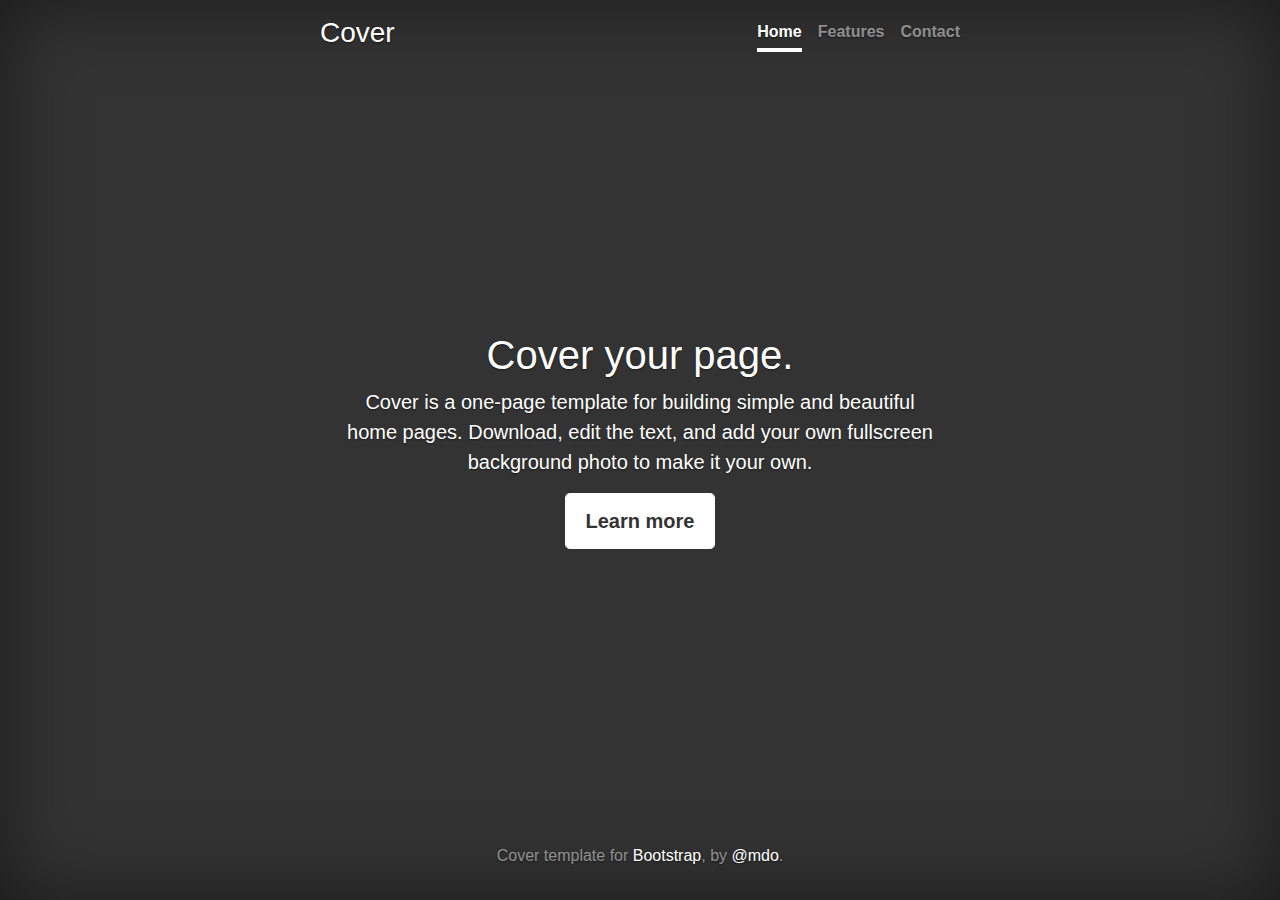
<file: bootstrap/docs/4.0/examples/cover/index.html>
<!doctype html>
<html lang="en">
  <head>
    <meta charset="utf-8">
    <meta name="viewport" content="width=device-width, initial-scale=1, shrink-to-fit=no">
    <meta name="description" content="">
    <meta name="author" content="">
    <link rel="icon" href="../../../../favicon.ico">

    <title>Cover Template for Bootstrap</title>

    <!-- Bootstrap core CSS -->
    <link href="../../../../dist/css/bootstrap.min.css" rel="stylesheet">

    <!-- Custom styles for this template -->
    <link href="cover.css" rel="stylesheet">
  </head>

  <body class="text-center">

    <div class="cover-container d-flex h-100 p-3 mx-auto flex-column">
      <header class="masthead mb-auto">
        <div class="inner">
          <h3 class="masthead-brand">Cover</h3>
          <nav class="nav nav-masthead justify-content-center">
            <a class="nav-link active" href="#">Home</a>
            <a class="nav-link" href="#">Features</a>
            <a class="nav-link" href="#">Contact</a>
          </nav>
        </div>
      </header>

      <main role="main" class="inner cover">
        <h1 class="cover-heading">Cover your page.</h1>
        <p class="lead">Cover is a one-page template for building simple and beautiful home pages. Download, edit the text, and add your own fullscreen background photo to make it your own.</p>
        <p class="lead">
          <a href="#" class="btn btn-lg btn-secondary">Learn more</a>
        </p>
      </main>

      <footer class="mastfoot mt-auto">
        <div class="inner">
          <p>Cover template for <a href="https://getbootstrap.com/">Bootstrap</a>, by <a href="https://twitter.com/mdo">@mdo</a>.</p>
        </div>
      </footer>
    </div>


    <!-- Bootstrap core JavaScript
    ================================================== -->
    <!-- Placed at the end of the document so the pages load faster -->
    <script src="https://code.jquery.com/jquery-3.2.1.slim.min.js" integrity="sha384-KJ3o2DKtIkvYIK3UENzmM7KCkRr/rE9/Qpg6aAZGJwFDMVNA/GpGFF93hXpG5KkN" crossorigin="anonymous"></script>
    <script>window.jQuery || document.write('<script src="../../../../assets/js/vendor/jquery-slim.min.js"><\/script>')</script>
    <script src="../../../../assets/js/vendor/popper.min.js"></script>
    <script src="../../../../dist/js/bootstrap.min.js"></script>
  </body>
</html>
</file>
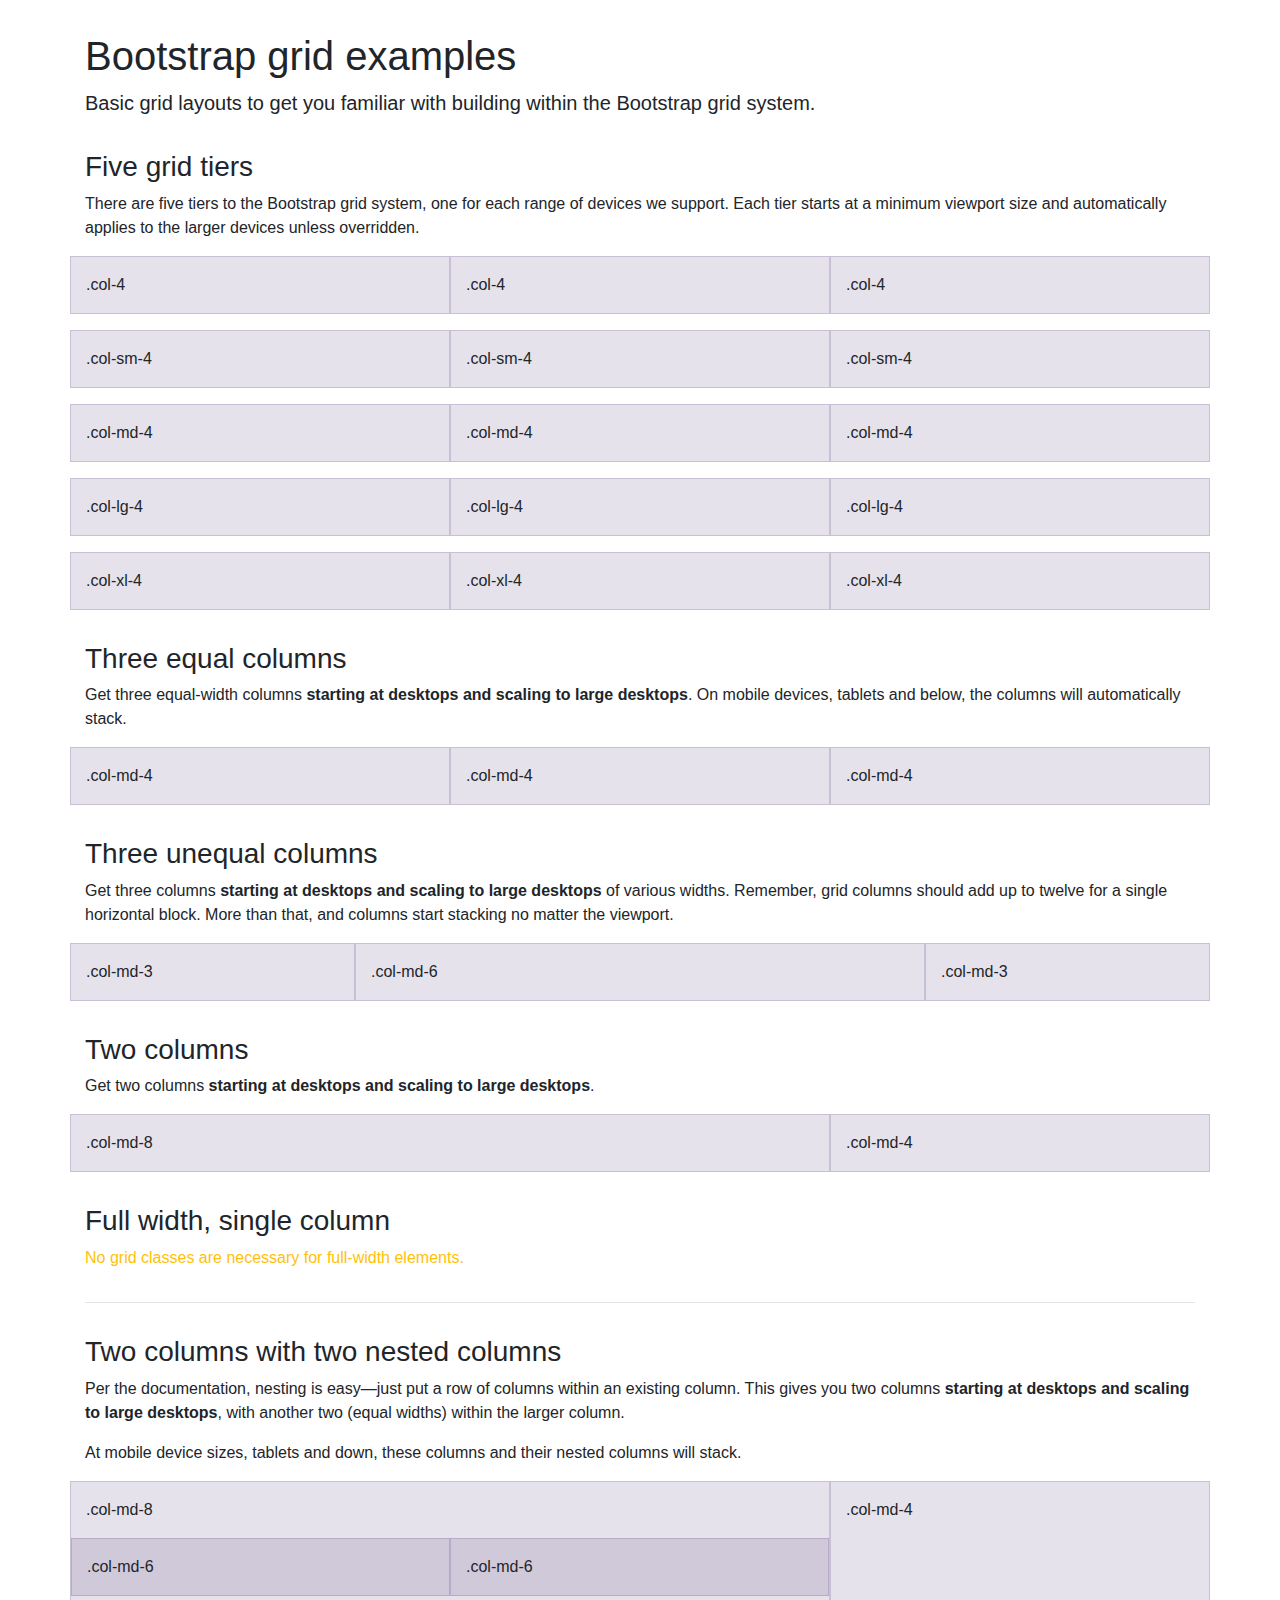
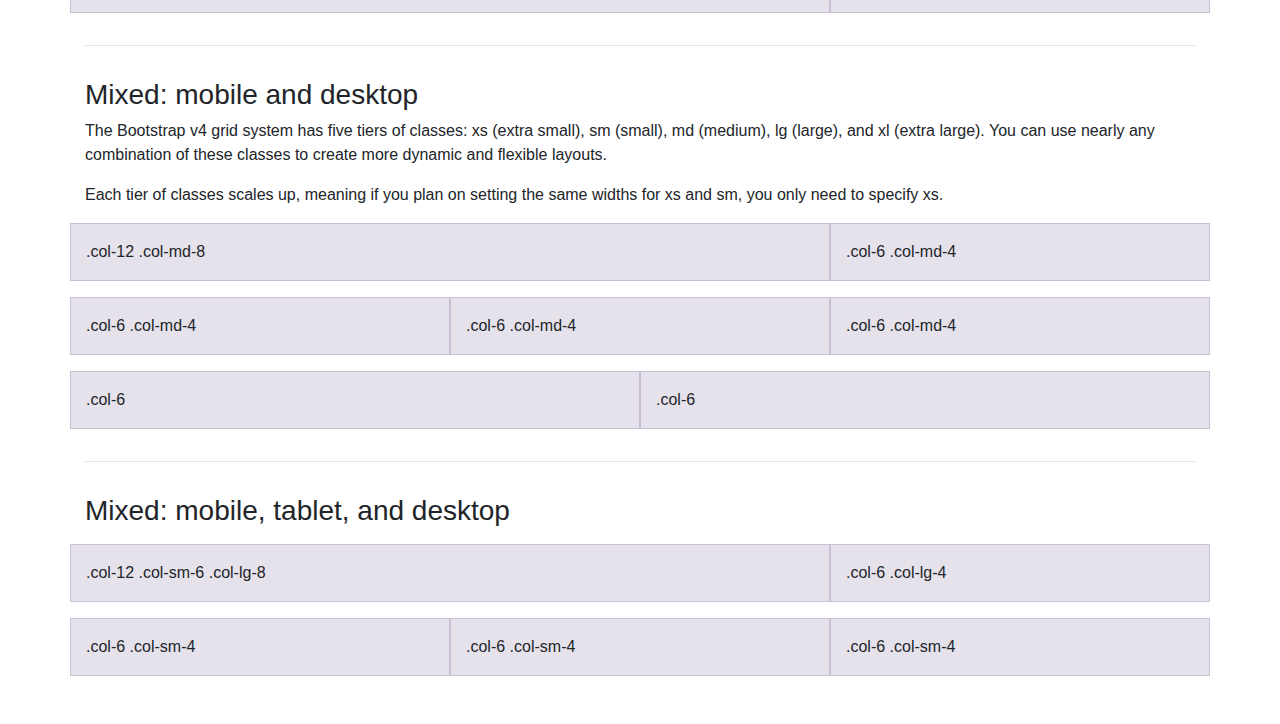
<file: bootstrap/docs/4.0/examples/grid/index.html>
<!doctype html>
<html lang="en">
  <head>
    <meta charset="utf-8">
    <meta name="viewport" content="width=device-width, initial-scale=1, shrink-to-fit=no">
    <meta name="description" content="">
    <meta name="author" content="">
    <link rel="icon" href="../../../../favicon.ico">

    <title>Grid Template for Bootstrap</title>

    <!-- Bootstrap core CSS -->
    <link href="../../../../dist/css/bootstrap.min.css" rel="stylesheet">

    <!-- Custom styles for this template -->
    <link href="grid.css" rel="stylesheet">
  </head>

  <body>
    <div class="container">

      <h1>Bootstrap grid examples</h1>
      <p class="lead">Basic grid layouts to get you familiar with building within the Bootstrap grid system.</p>

      <h3>Five grid tiers</h3>
      <p>There are five tiers to the Bootstrap grid system, one for each range of devices we support. Each tier starts at a minimum viewport size and automatically applies to the larger devices unless overridden.</p>

      <div class="row">
        <div class="col-4">.col-4</div>
        <div class="col-4">.col-4</div>
        <div class="col-4">.col-4</div>
      </div>

      <div class="row">
        <div class="col-sm-4">.col-sm-4</div>
        <div class="col-sm-4">.col-sm-4</div>
        <div class="col-sm-4">.col-sm-4</div>
      </div>

      <div class="row">
        <div class="col-md-4">.col-md-4</div>
        <div class="col-md-4">.col-md-4</div>
        <div class="col-md-4">.col-md-4</div>
      </div>

      <div class="row">
        <div class="col-lg-4">.col-lg-4</div>
        <div class="col-lg-4">.col-lg-4</div>
        <div class="col-lg-4">.col-lg-4</div>
      </div>

      <div class="row">
        <div class="col-xl-4">.col-xl-4</div>
        <div class="col-xl-4">.col-xl-4</div>
        <div class="col-xl-4">.col-xl-4</div>
      </div>

      <h3>Three equal columns</h3>
      <p>Get three equal-width columns <strong>starting at desktops and scaling to large desktops</strong>. On mobile devices, tablets and below, the columns will automatically stack.</p>
      <div class="row">
        <div class="col-md-4">.col-md-4</div>
        <div class="col-md-4">.col-md-4</div>
        <div class="col-md-4">.col-md-4</div>
      </div>

      <h3>Three unequal columns</h3>
      <p>Get three columns <strong>starting at desktops and scaling to large desktops</strong> of various widths. Remember, grid columns should add up to twelve for a single horizontal block. More than that, and columns start stacking no matter the viewport.</p>
      <div class="row">
        <div class="col-md-3">.col-md-3</div>
        <div class="col-md-6">.col-md-6</div>
        <div class="col-md-3">.col-md-3</div>
      </div>

      <h3>Two columns</h3>
      <p>Get two columns <strong>starting at desktops and scaling to large desktops</strong>.</p>
      <div class="row">
        <div class="col-md-8">.col-md-8</div>
        <div class="col-md-4">.col-md-4</div>
      </div>

      <h3>Full width, single column</h3>
      <p class="text-warning">No grid classes are necessary for full-width elements.</p>

      <hr>

      <h3>Two columns with two nested columns</h3>
      <p>Per the documentation, nesting is easy—just put a row of columns within an existing column. This gives you two columns <strong>starting at desktops and scaling to large desktops</strong>, with another two (equal widths) within the larger column.</p>
      <p>At mobile device sizes, tablets and down, these columns and their nested columns will stack.</p>
      <div class="row">
        <div class="col-md-8">
          .col-md-8
          <div class="row">
            <div class="col-md-6">.col-md-6</div>
            <div class="col-md-6">.col-md-6</div>
          </div>
        </div>
        <div class="col-md-4">.col-md-4</div>
      </div>

      <hr>

      <h3>Mixed: mobile and desktop</h3>
      <p>The Bootstrap v4 grid system has five tiers of classes: xs (extra small), sm (small), md (medium), lg (large), and xl (extra large). You can use nearly any combination of these classes to create more dynamic and flexible layouts.</p>
      <p>Each tier of classes scales up, meaning if you plan on setting the same widths for xs and sm, you only need to specify xs.</p>
      <div class="row">
        <div class="col-12 col-md-8">.col-12 .col-md-8</div>
        <div class="col-6 col-md-4">.col-6 .col-md-4</div>
      </div>
      <div class="row">
        <div class="col-6 col-md-4">.col-6 .col-md-4</div>
        <div class="col-6 col-md-4">.col-6 .col-md-4</div>
        <div class="col-6 col-md-4">.col-6 .col-md-4</div>
      </div>
      <div class="row">
        <div class="col-6">.col-6</div>
        <div class="col-6">.col-6</div>
      </div>

      <hr>

      <h3>Mixed: mobile, tablet, and desktop</h3>
      <p></p>
      <div class="row">
        <div class="col-12 col-sm-6 col-lg-8">.col-12 .col-sm-6 .col-lg-8</div>
        <div class="col-6 col-lg-4">.col-6 .col-lg-4</div>
      </div>
      <div class="row">
        <div class="col-6 col-sm-4">.col-6 .col-sm-4</div>
        <div class="col-6 col-sm-4">.col-6 .col-sm-4</div>
        <div class="col-6 col-sm-4">.col-6 .col-sm-4</div>
      </div>

    </div> <!-- /container -->
  </body>
</html>
</file>
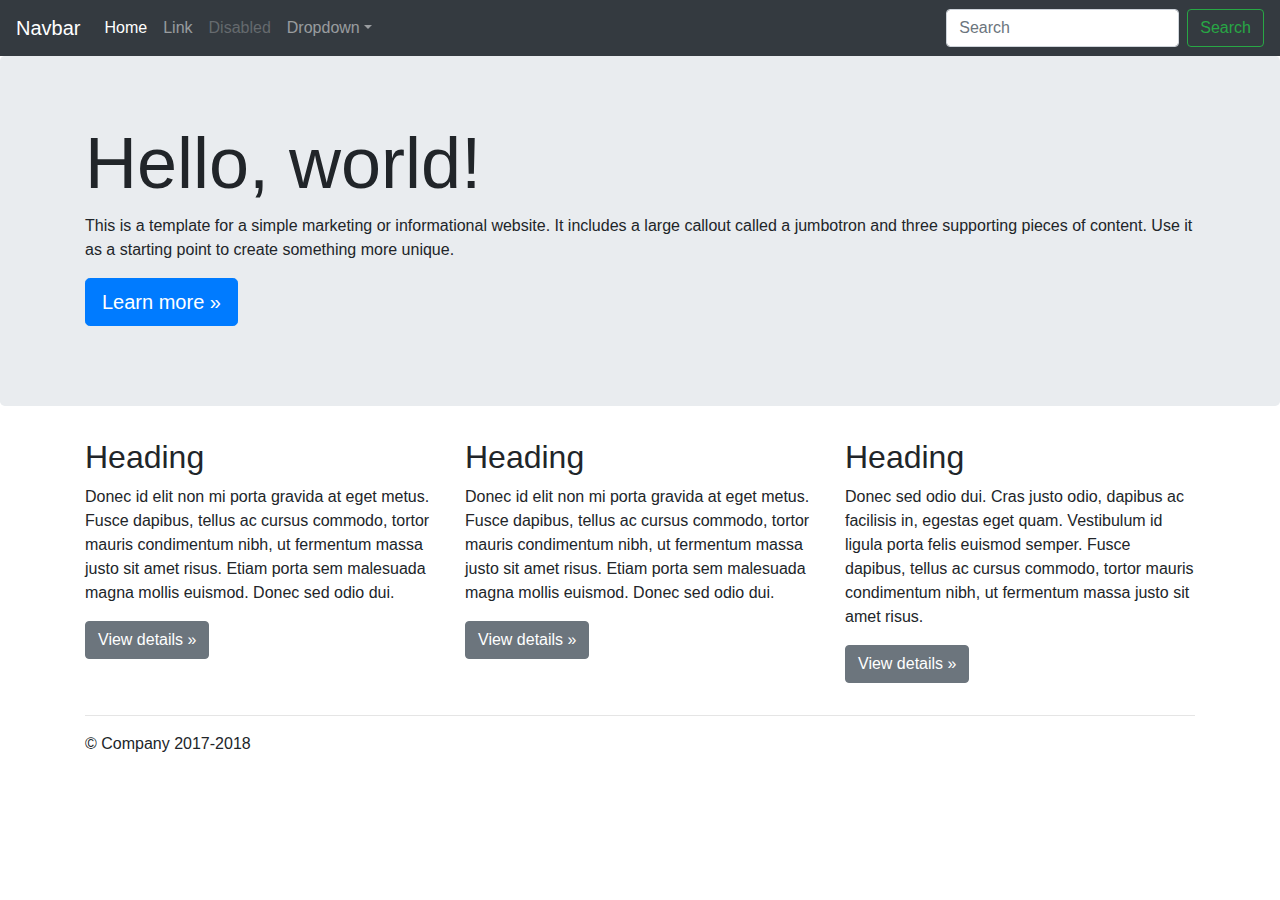
<file: bootstrap/docs/4.0/examples/jumbotron/index.html>
<!doctype html>
<html lang="en">
  <head>
    <meta charset="utf-8">
    <meta name="viewport" content="width=device-width, initial-scale=1, shrink-to-fit=no">
    <meta name="description" content="">
    <meta name="author" content="">
    <link rel="icon" href="../../../../favicon.ico">

    <title>Jumbotron Template for Bootstrap</title>

    <!-- Bootstrap core CSS -->
    <link href="../../../../dist/css/bootstrap.min.css" rel="stylesheet">

    <!-- Custom styles for this template -->
    <link href="jumbotron.css" rel="stylesheet">
  </head>

  <body>

    <nav class="navbar navbar-expand-md navbar-dark fixed-top bg-dark">
      <a class="navbar-brand" href="#">Navbar</a>
      <button class="navbar-toggler" type="button" data-toggle="collapse" data-target="#navbarsExampleDefault" aria-controls="navbarsExampleDefault" aria-expanded="false" aria-label="Toggle navigation">
        <span class="navbar-toggler-icon"></span>
      </button>

      <div class="collapse navbar-collapse" id="navbarsExampleDefault">
        <ul class="navbar-nav mr-auto">
          <li class="nav-item active">
            <a class="nav-link" href="#">Home <span class="sr-only">(current)</span></a>
          </li>
          <li class="nav-item">
            <a class="nav-link" href="#">Link</a>
          </li>
          <li class="nav-item">
            <a class="nav-link disabled" href="#">Disabled</a>
          </li>
          <li class="nav-item dropdown">
            <a class="nav-link dropdown-toggle" href="http://example.com" id="dropdown01" data-toggle="dropdown" aria-haspopup="true" aria-expanded="false">Dropdown</a>
            <div class="dropdown-menu" aria-labelledby="dropdown01">
              <a class="dropdown-item" href="#">Action</a>
              <a class="dropdown-item" href="#">Another action</a>
              <a class="dropdown-item" href="#">Something else here</a>
            </div>
          </li>
        </ul>
        <form class="form-inline my-2 my-lg-0">
          <input class="form-control mr-sm-2" type="text" placeholder="Search" aria-label="Search">
          <button class="btn btn-outline-success my-2 my-sm-0" type="submit">Search</button>
        </form>
      </div>
    </nav>

    <main role="main">

      <!-- Main jumbotron for a primary marketing message or call to action -->
      <div class="jumbotron">
        <div class="container">
          <h1 class="display-3">Hello, world!</h1>
          <p>This is a template for a simple marketing or informational website. It includes a large callout called a jumbotron and three supporting pieces of content. Use it as a starting point to create something more unique.</p>
          <p><a class="btn btn-primary btn-lg" href="#" role="button">Learn more &raquo;</a></p>
        </div>
      </div>

      <div class="container">
        <!-- Example row of columns -->
        <div class="row">
          <div class="col-md-4">
            <h2>Heading</h2>
            <p>Donec id elit non mi porta gravida at eget metus. Fusce dapibus, tellus ac cursus commodo, tortor mauris condimentum nibh, ut fermentum massa justo sit amet risus. Etiam porta sem malesuada magna mollis euismod. Donec sed odio dui. </p>
            <p><a class="btn btn-secondary" href="#" role="button">View details &raquo;</a></p>
          </div>
          <div class="col-md-4">
            <h2>Heading</h2>
            <p>Donec id elit non mi porta gravida at eget metus. Fusce dapibus, tellus ac cursus commodo, tortor mauris condimentum nibh, ut fermentum massa justo sit amet risus. Etiam porta sem malesuada magna mollis euismod. Donec sed odio dui. </p>
            <p><a class="btn btn-secondary" href="#" role="button">View details &raquo;</a></p>
          </div>
          <div class="col-md-4">
            <h2>Heading</h2>
            <p>Donec sed odio dui. Cras justo odio, dapibus ac facilisis in, egestas eget quam. Vestibulum id ligula porta felis euismod semper. Fusce dapibus, tellus ac cursus commodo, tortor mauris condimentum nibh, ut fermentum massa justo sit amet risus.</p>
            <p><a class="btn btn-secondary" href="#" role="button">View details &raquo;</a></p>
          </div>
        </div>

        <hr>

      </div> <!-- /container -->

    </main>

    <footer class="container">
      <p>&copy; Company 2017-2018</p>
    </footer>

    <!-- Bootstrap core JavaScript
    ================================================== -->
    <!-- Placed at the end of the document so the pages load faster -->
    <script src="https://code.jquery.com/jquery-3.2.1.slim.min.js" integrity="sha384-KJ3o2DKtIkvYIK3UENzmM7KCkRr/rE9/Qpg6aAZGJwFDMVNA/GpGFF93hXpG5KkN" crossorigin="anonymous"></script>
    <script>window.jQuery || document.write('<script src="../../../../assets/js/vendor/jquery-slim.min.js"><\/script>')</script>
    <script src="../../../../assets/js/vendor/popper.min.js"></script>
    <script src="../../../../dist/js/bootstrap.min.js"></script>
  </body>
</html>
</file>
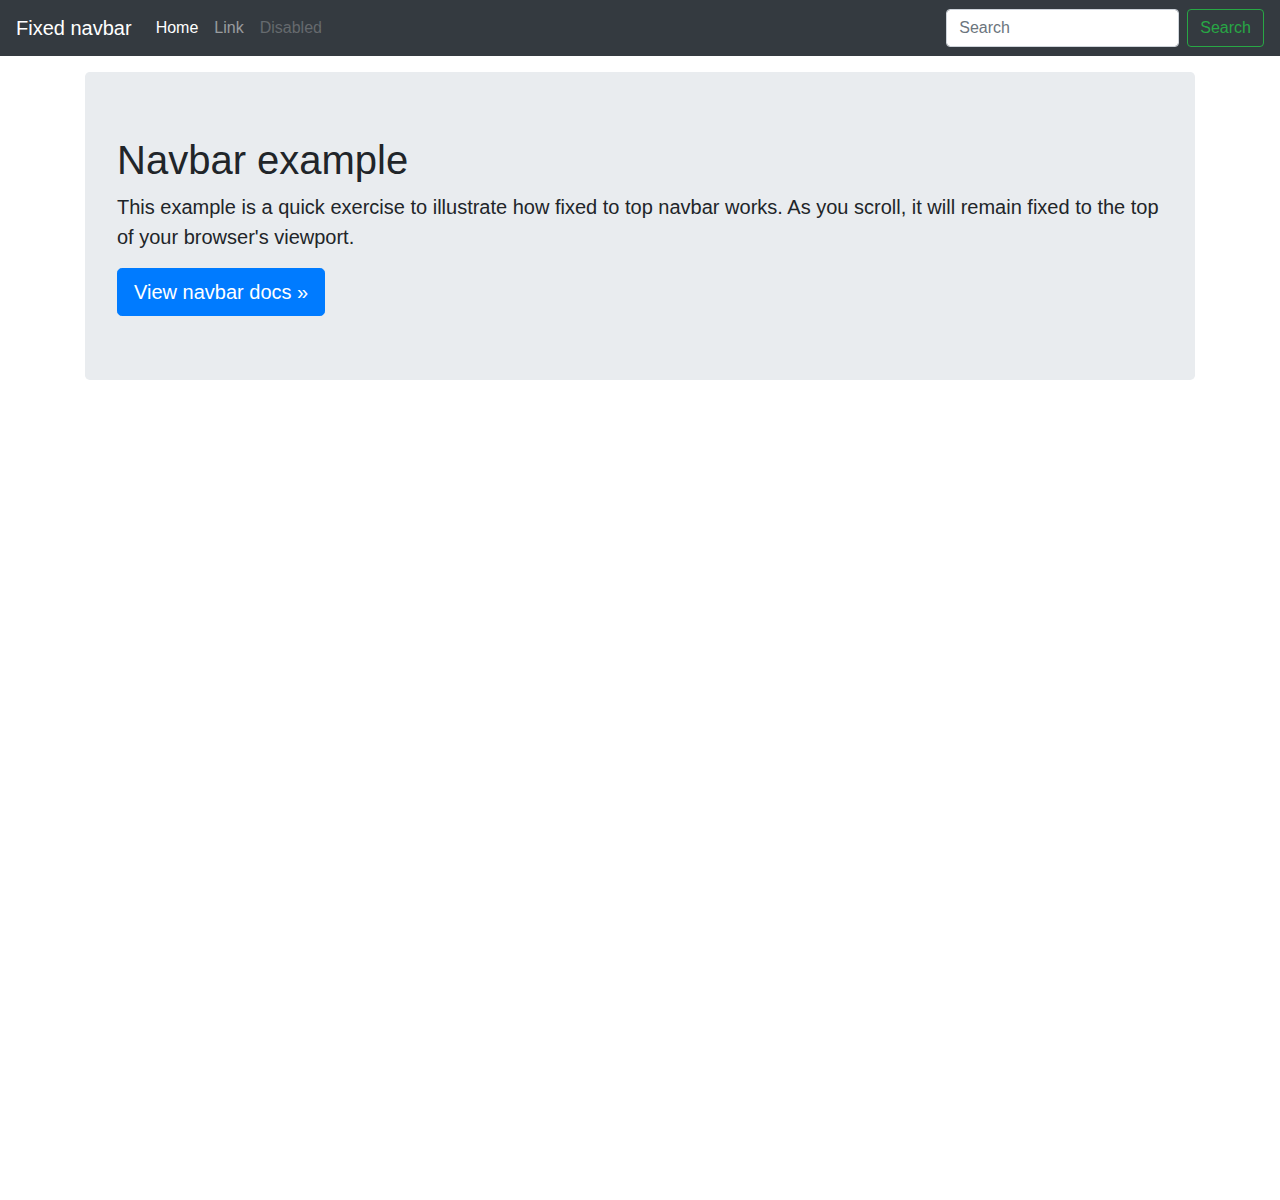
<file: bootstrap/docs/4.0/examples/navbar-fixed/index.html>
<!doctype html>
<html lang="en">
  <head>
    <meta charset="utf-8">
    <meta name="viewport" content="width=device-width, initial-scale=1, shrink-to-fit=no">
    <meta name="description" content="">
    <meta name="author" content="">
    <link rel="icon" href="../../../../favicon.ico">

    <title>Fixed top navbar example for Bootstrap</title>

    <!-- Bootstrap core CSS -->
    <link href="../../../../dist/css/bootstrap.min.css" rel="stylesheet">

    <!-- Custom styles for this template -->
    <link href="navbar-top-fixed.css" rel="stylesheet">
  </head>

  <body>

    <nav class="navbar navbar-expand-md navbar-dark fixed-top bg-dark">
      <a class="navbar-brand" href="#">Fixed navbar</a>
      <button class="navbar-toggler" type="button" data-toggle="collapse" data-target="#navbarCollapse" aria-controls="navbarCollapse" aria-expanded="false" aria-label="Toggle navigation">
        <span class="navbar-toggler-icon"></span>
      </button>
      <div class="collapse navbar-collapse" id="navbarCollapse">
        <ul class="navbar-nav mr-auto">
          <li class="nav-item active">
            <a class="nav-link" href="#">Home <span class="sr-only">(current)</span></a>
          </li>
          <li class="nav-item">
            <a class="nav-link" href="#">Link</a>
          </li>
          <li class="nav-item">
            <a class="nav-link disabled" href="#">Disabled</a>
          </li>
        </ul>
        <form class="form-inline mt-2 mt-md-0">
          <input class="form-control mr-sm-2" type="text" placeholder="Search" aria-label="Search">
          <button class="btn btn-outline-success my-2 my-sm-0" type="submit">Search</button>
        </form>
      </div>
    </nav>

    <main role="main" class="container">
      <div class="jumbotron">
        <h1>Navbar example</h1>
        <p class="lead">This example is a quick exercise to illustrate how fixed to top navbar works. As you scroll, it will remain fixed to the top of your browser's viewport.</p>
        <a class="btn btn-lg btn-primary" href="../../components/navbar/" role="button">View navbar docs &raquo;</a>
      </div>
    </main>

    <!-- Bootstrap core JavaScript
    ================================================== -->
    <!-- Placed at the end of the document so the pages load faster -->
    <script src="https://code.jquery.com/jquery-3.2.1.slim.min.js" integrity="sha384-KJ3o2DKtIkvYIK3UENzmM7KCkRr/rE9/Qpg6aAZGJwFDMVNA/GpGFF93hXpG5KkN" crossorigin="anonymous"></script>
    <script>window.jQuery || document.write('<script src="../../../../assets/js/vendor/jquery-slim.min.js"><\/script>')</script>
    <script src="../../../../assets/js/vendor/popper.min.js"></script>
    <script src="../../../../dist/js/bootstrap.min.js"></script>
  </body>
</html>
</file>
<file: bootstrap/docs/4.0/examples/album/album.css>
:root {
  --jumbotron-padding-y: 3rem;
}

.jumbotron {
  padding-top: var(--jumbotron-padding-y);
  padding-bottom: var(--jumbotron-padding-y);
  margin-bottom: 0;
  background-color: #fff;
}
@media (min-width: 768px) {
  .jumbotron {
    padding-top: calc(var(--jumbotron-padding-y) * 2);
    padding-bottom: calc(var(--jumbotron-padding-y) * 2);
  }
}

.jumbotron p:last-child {
  margin-bottom: 0;
}

.jumbotron-heading {
  font-weight: 300;
}

.jumbotron .container {
  max-width: 40rem;
}

footer {
  padding-top: 3rem;
  padding-bottom: 3rem;
}

footer p {
  margin-bottom: .25rem;
}

.box-shadow { box-shadow: 0 .25rem .75rem rgba(0, 0, 0, .05); }
</file>
<file: bootstrap/docs/4.0/examples/blog/blog.css>
/* stylelint-disable selector-list-comma-newline-after */

.blog-header {
  line-height: 1;
  border-bottom: 1px solid #e5e5e5;
}

.blog-header-logo {
  font-family: "Playfair Display", Georgia, "Times New Roman", serif;
  font-size: 2.25rem;
}

.blog-header-logo:hover {
  text-decoration: none;
}

h1, h2, h3, h4, h5, h6 {
  font-family: "Playfair Display", Georgia, "Times New Roman", serif;
}

.display-4 {
  font-size: 2.5rem;
}
@media (min-width: 768px) {
  .display-4 {
    font-size: 3rem;
  }
}

.nav-scroller {
  position: relative;
  z-index: 2;
  height: 2.75rem;
  overflow-y: hidden;
}

.nav-scroller .nav {
  display: -webkit-box;
  display: -ms-flexbox;
  display: flex;
  -ms-flex-wrap: nowrap;
  flex-wrap: nowrap;
  padding-bottom: 1rem;
  margin-top: -1px;
  overflow-x: auto;
  text-align: center;
  white-space: nowrap;
  -webkit-overflow-scrolling: touch;
}

.nav-scroller .nav-link {
  padding-top: .75rem;
  padding-bottom: .75rem;
  font-size: .875rem;
}

.card-img-right {
  height: 100%;
  border-radius: 0 3px 3px 0;
}

.flex-auto {
  -ms-flex: 0 0 auto;
  -webkit-box-flex: 0;
  flex: 0 0 auto;
}

.h-250 { height: 250px; }
@media (min-width: 768px) {
  .h-md-250 { height: 250px; }
}

.border-top { border-top: 1px solid #e5e5e5; }
.border-bottom { border-bottom: 1px solid #e5e5e5; }

.box-shadow { box-shadow: 0 .25rem .75rem rgba(0, 0, 0, .05); }

/*
 * Blog name and description
 */
.blog-title {
  margin-bottom: 0;
  font-size: 2rem;
  font-weight: 400;
}
.blog-description {
  font-size: 1.1rem;
  color: #999;
}

@media (min-width: 40em) {
  .blog-title {
    font-size: 3.5rem;
  }
}

/* Pagination */
.blog-pagination {
  margin-bottom: 4rem;
}
.blog-pagination > .btn {
  border-radius: 2rem;
}

/*
 * Blog posts
 */
.blog-post {
  margin-bottom: 4rem;
}
.blog-post-title {
  margin-bottom: .25rem;
  font-size: 2.5rem;
}
.blog-post-meta {
  margin-bottom: 1.25rem;
  color: #999;
}

/*
 * Footer
 */
.blog-footer {
  padding: 2.5rem 0;
  color: #999;
  text-align: center;
  background-color: #f9f9f9;
  border-top: .05rem solid #e5e5e5;
}
.blog-footer p:last-child {
  margin-bottom: 0;
}
</file>
<file: bootstrap/docs/4.0/examples/carousel/carousel.css>
/* GLOBAL STYLES
-------------------------------------------------- */
/* Padding below the footer and lighter body text */

body {
  padding-top: 3rem;
  padding-bottom: 3rem;
  color: #5a5a5a;
}


/* CUSTOMIZE THE CAROUSEL
-------------------------------------------------- */

/* Carousel base class */
.carousel {
  margin-bottom: 4rem;
}
/* Since positioning the image, we need to help out the caption */
.carousel-caption {
  bottom: 3rem;
  z-index: 10;
}

/* Declare heights because of positioning of img element */
.carousel-item {
  height: 32rem;
  background-color: #777;
}
.carousel-item > img {
  position: absolute;
  top: 0;
  left: 0;
  min-width: 100%;
  height: 32rem;
}


/* MARKETING CONTENT
-------------------------------------------------- */

/* Center align the text within the three columns below the carousel */
.marketing .col-lg-4 {
  margin-bottom: 1.5rem;
  text-align: center;
}
.marketing h2 {
  font-weight: 400;
}
.marketing .col-lg-4 p {
  margin-right: .75rem;
  margin-left: .75rem;
}


/* Featurettes
------------------------- */

.featurette-divider {
  margin: 5rem 0; /* Space out the Bootstrap <hr> more */
}

/* Thin out the marketing headings */
.featurette-heading {
  font-weight: 300;
  line-height: 1;
  letter-spacing: -.05rem;
}


/* RESPONSIVE CSS
-------------------------------------------------- */

@media (min-width: 40em) {
  /* Bump up size of carousel content */
  .carousel-caption p {
    margin-bottom: 1.25rem;
    font-size: 1.25rem;
    line-height: 1.4;
  }

  .featurette-heading {
    font-size: 50px;
  }
}

@media (min-width: 62em) {
  .featurette-heading {
    margin-top: 7rem;
  }
}
</file>
<file: bootstrap/docs/4.0/examples/cover/cover.css>
/*
 * Globals
 */

/* Links */
a,
a:focus,
a:hover {
  color: #fff;
}

/* Custom default button */
.btn-secondary,
.btn-secondary:hover,
.btn-secondary:focus {
  color: #333;
  text-shadow: none; /* Prevent inheritance from `body` */
  background-color: #fff;
  border: .05rem solid #fff;
}


/*
 * Base structure
 */

html,
body {
  height: 100%;
  background-color: #333;
}

body {
  display: -ms-flexbox;
  display: -webkit-box;
  display: flex;
  -ms-flex-pack: center;
  -webkit-box-pack: center;
  justify-content: center;
  color: #fff;
  text-shadow: 0 .05rem .1rem rgba(0, 0, 0, .5);
  box-shadow: inset 0 0 5rem rgba(0, 0, 0, .5);
}

.cover-container {
  max-width: 42em;
}


/*
 * Header
 */
.masthead {
  margin-bottom: 2rem;
}

.masthead-brand {
  margin-bottom: 0;
}

.nav-masthead .nav-link {
  padding: .25rem 0;
  font-weight: 700;
  color: rgba(255, 255, 255, .5);
  background-color: transparent;
  border-bottom: .25rem solid transparent;
}

.nav-masthead .nav-link:hover,
.nav-masthead .nav-link:focus {
  border-bottom-color: rgba(255, 255, 255, .25);
}

.nav-masthead .nav-link + .nav-link {
  margin-left: 1rem;
}

.nav-masthead .active {
  color: #fff;
  border-bottom-color: #fff;
}

@media (min-width: 48em) {
  .masthead-brand {
    float: left;
  }
  .nav-masthead {
    float: right;
  }
}


/*
 * Cover
 */
.cover {
  padding: 0 1.5rem;
}
.cover .btn-lg {
  padding: .75rem 1.25rem;
  font-weight: 700;
}


/*
 * Footer
 */
.mastfoot {
  color: rgba(255, 255, 255, .5);
}
</file>
<file: bootstrap/docs/4.0/examples/grid/grid.css>
body {
  padding-top: 2rem;
  padding-bottom: 2rem;
}

h3 {
  margin-top: 2rem;
}

.row {
  margin-bottom: 1rem;
}
.row .row {
  margin-top: 1rem;
  margin-bottom: 0;
}
[class*="col-"] {
  padding-top: 1rem;
  padding-bottom: 1rem;
  background-color: rgba(86, 61, 124, .15);
  border: 1px solid rgba(86, 61, 124, .2);
}

hr {
  margin-top: 2rem;
  margin-bottom: 2rem;
}
</file>
<file: bootstrap/docs/4.0/examples/jumbotron/jumbotron.css>
/* Move down content because we have a fixed navbar that is 3.5rem tall */
body {
  padding-top: 3.5rem;
}
</file>
<file: bootstrap/docs/4.0/examples/navbar-fixed/navbar-top-fixed.css>
/* Show it is fixed to the top */
body {
  min-height: 75rem;
  padding-top: 4.5rem;
}
</file>
<file: bootstrap/js/tests/vendor/qunit.css>
/*!
 * QUnit 2.4.1
 * https://qunitjs.com/
 *
 * Copyright jQuery Foundation and other contributors
 * Released under the MIT license
 * https://jquery.org/license
 *
 * Date: 2017-10-22T05:12Z
 */

/** Font Family and Sizes */

#qunit-tests, #qunit-header, #qunit-banner, #qunit-testrunner-toolbar, #qunit-filteredTest, #qunit-userAgent, #qunit-testresult {
	font-family: "Helvetica Neue Light", "HelveticaNeue-Light", "Helvetica Neue", Calibri, Helvetica, Arial, sans-serif;
}

#qunit-testrunner-toolbar, #qunit-filteredTest, #qunit-userAgent, #qunit-testresult, #qunit-tests li { font-size: small; }
#qunit-tests { font-size: smaller; }


/** Resets */

#qunit-tests, #qunit-header, #qunit-banner, #qunit-filteredTest, #qunit-userAgent, #qunit-testresult, #qunit-modulefilter {
	margin: 0;
	padding: 0;
}


/** Header (excluding toolbar) */

#qunit-header {
	padding: 0.5em 0 0.5em 1em;

	color: #8699A4;
	background-color: #0D3349;

	font-size: 1.5em;
	line-height: 1em;
	font-weight: 400;

	border-radius: 5px 5px 0 0;
}

#qunit-header a {
	text-decoration: none;
	color: #C2CCD1;
}

#qunit-header a:hover,
#qunit-header a:focus {
	color: #FFF;
}

#qunit-banner {
	height: 5px;
}

#qunit-filteredTest {
	padding: 0.5em 1em 0.5em 1em;
	color: #366097;
	background-color: #F4FF77;
}

#qunit-userAgent {
	padding: 0.5em 1em 0.5em 1em;
	color: #FFF;
	background-color: #2B81AF;
	text-shadow: rgba(0, 0, 0, 0.5) 2px 2px 1px;
}


/** Toolbar */

#qunit-testrunner-toolbar {
	padding: 0.5em 1em 0.5em 1em;
	color: #5E740B;
	background-color: #EEE;
}

#qunit-testrunner-toolbar .clearfix {
	height: 0;
	clear: both;
}

#qunit-testrunner-toolbar label {
	display: inline-block;
}

#qunit-testrunner-toolbar input[type=checkbox],
#qunit-testrunner-toolbar input[type=radio] {
	margin: 3px;
	vertical-align: -2px;
}

#qunit-testrunner-toolbar input[type=text] {
	box-sizing: border-box;
	height: 1.6em;
}

.qunit-url-config,
.qunit-filter,
#qunit-modulefilter {
	display: inline-block;
	line-height: 2.1em;
}

.qunit-filter,
#qunit-modulefilter {
	float: right;
	position: relative;
	margin-left: 1em;
}

.qunit-url-config label {
	margin-right: 0.5em;
}

#qunit-modulefilter-search {
	box-sizing: border-box;
	width: 400px;
}

#qunit-modulefilter-search-container:after {
	position: absolute;
	right: 0.3em;
	content: "\25bc";
	color: black;
}

#qunit-modulefilter-dropdown {
	/* align with #qunit-modulefilter-search */
	box-sizing: border-box;
	width: 400px;
	position: absolute;
	right: 0;
	top: 50%;
	margin-top: 0.8em;

	border: 1px solid #D3D3D3;
	border-top: none;
	border-radius: 0 0 .25em .25em;
	color: #000;
	background-color: #F5F5F5;
	z-index: 99;
}

#qunit-modulefilter-dropdown a {
	color: inherit;
	text-decoration: none;
}

#qunit-modulefilter-dropdown .clickable.checked {
	font-weight: bold;
	color: #000;
	background-color: #D2E0E6;
}

#qunit-modulefilter-dropdown .clickable:hover {
	color: #FFF;
	background-color: #0D3349;
}

#qunit-modulefilter-actions {
	display: block;
	overflow: auto;

	/* align with #qunit-modulefilter-dropdown-list */
	font: smaller/1.5em sans-serif;
}

#qunit-modulefilter-dropdown #qunit-modulefilter-actions > * {
	box-sizing: border-box;
	max-height: 2.8em;
	display: block;
	padding: 0.4em;
}

#qunit-modulefilter-dropdown #qunit-modulefilter-actions > button {
	float: right;
	font: inherit;
}

#qunit-modulefilter-dropdown #qunit-modulefilter-actions > :last-child {
	/* insert padding to align with checkbox margins */
	padding-left: 3px;
}

#qunit-modulefilter-dropdown-list {
	max-height: 200px;
	overflow-y: auto;
	margin: 0;
	border-top: 2px groove threedhighlight;
	padding: 0.4em 0 0;
	font: smaller/1.5em sans-serif;
}

#qunit-modulefilter-dropdown-list li {
	white-space: nowrap;
	overflow: hidden;
	text-overflow: ellipsis;
}

#qunit-modulefilter-dropdown-list .clickable {
	display: block;
	padding-left: 0.15em;
}


/** Tests: Pass/Fail */

#qunit-tests {
	list-style-position: inside;
}

#qunit-tests li {
	padding: 0.4em 1em 0.4em 1em;
	border-bottom: 1px solid #FFF;
	list-style-position: inside;
}

#qunit-tests > li {
	display: none;
}

#qunit-tests li.running,
#qunit-tests li.pass,
#qunit-tests li.fail,
#qunit-tests li.skipped,
#qunit-tests li.aborted {
	display: list-item;
}

#qunit-tests.hidepass {
	position: relative;
}

#qunit-tests.hidepass li.running,
#qunit-tests.hidepass li.pass:not(.todo) {
	visibility: hidden;
	position: absolute;
	width:   0;
	height:  0;
	padding: 0;
	border:  0;
	margin:  0;
}

#qunit-tests li strong {
	cursor: pointer;
}

#qunit-tests li.skipped strong {
	cursor: default;
}

#qunit-tests li a {
	padding: 0.5em;
	color: #C2CCD1;
	text-decoration: none;
}

#qunit-tests li p a {
	padding: 0.25em;
	color: #6B6464;
}
#qunit-tests li a:hover,
#qunit-tests li a:focus {
	color: #000;
}

#qunit-tests li .runtime {
	float: right;
	font-size: smaller;
}

.qunit-assert-list {
	margin-top: 0.5em;
	padding: 0.5em;

	background-color: #FFF;

	border-radius: 5px;
}

.qunit-source {
	margin: 0.6em 0 0.3em;
}

.qunit-collapsed {
	display: none;
}

#qunit-tests table {
	border-collapse: collapse;
	margin-top: 0.2em;
}

#qunit-tests th {
	text-align: right;
	vertical-align: top;
	padding: 0 0.5em 0 0;
}

#qunit-tests td {
	vertical-align: top;
}

#qunit-tests pre {
	margin: 0;
	white-space: pre-wrap;
	word-wrap: break-word;
}

#qunit-tests del {
	color: #374E0C;
	background-color: #E0F2BE;
	text-decoration: none;
}

#qunit-tests ins {
	color: #500;
	background-color: #FFCACA;
	text-decoration: none;
}

/*** Test Counts */

#qunit-tests b.counts                       { color: #000; }
#qunit-tests b.passed                       { color: #5E740B; }
#qunit-tests b.failed                       { color: #710909; }

#qunit-tests li li {
	padding: 5px;
	background-color: #FFF;
	border-bottom: none;
	list-style-position: inside;
}

/*** Passing Styles */

#qunit-tests li li.pass {
	color: #3C510C;
	background-color: #FFF;
	border-left: 10px solid #C6E746;
}

#qunit-tests .pass                          { color: #528CE0; background-color: #D2E0E6; }
#qunit-tests .pass .test-name               { color: #366097; }

#qunit-tests .pass .test-actual,
#qunit-tests .pass .test-expected           { color: #999; }

#qunit-banner.qunit-pass                    { background-color: #C6E746; }

/*** Failing Styles */

#qunit-tests li li.fail {
	color: #710909;
	background-color: #FFF;
	border-left: 10px solid #EE5757;
	white-space: pre;
}

#qunit-tests > li:last-child {
	border-radius: 0 0 5px 5px;
}

#qunit-tests .fail                          { color: #000; background-color: #EE5757; }
#qunit-tests .fail .test-name,
#qunit-tests .fail .module-name             { color: #000; }

#qunit-tests .fail .test-actual             { color: #EE5757; }
#qunit-tests .fail .test-expected           { color: #008000; }

#qunit-banner.qunit-fail                    { background-color: #EE5757; }


/*** Aborted tests */
#qunit-tests .aborted { color: #000; background-color: orange; }
/*** Skipped tests */

#qunit-tests .skipped {
	background-color: #EBECE9;
}

#qunit-tests .qunit-todo-label,
#qunit-tests .qunit-skipped-label {
	background-color: #F4FF77;
	display: inline-block;
	font-style: normal;
	color: #366097;
	line-height: 1.8em;
	padding: 0 0.5em;
	margin: -0.4em 0.4em -0.4em 0;
}

#qunit-tests .qunit-todo-label {
	background-color: #EEE;
}

/** Result */

#qunit-testresult {
	color: #2B81AF;
	background-color: #D2E0E6;

	border-bottom: 1px solid #FFF;
}
#qunit-testresult .clearfix {
	height: 0;
	clear: both;
}
#qunit-testresult .module-name {
	font-weight: 700;
}
#qunit-testresult-display {
	padding: 0.5em 1em 0.5em 1em;
	width: 85%;
	float:left;
}
#qunit-testresult-controls {
	padding: 0.5em 1em 0.5em 1em;
  width: 10%;
	float:left;
}

/** Fixture */

#qunit-fixture {
	position: absolute;
	top: -10000px;
	left: -10000px;
	width: 1000px;
	height: 1000px;
}
</file>
